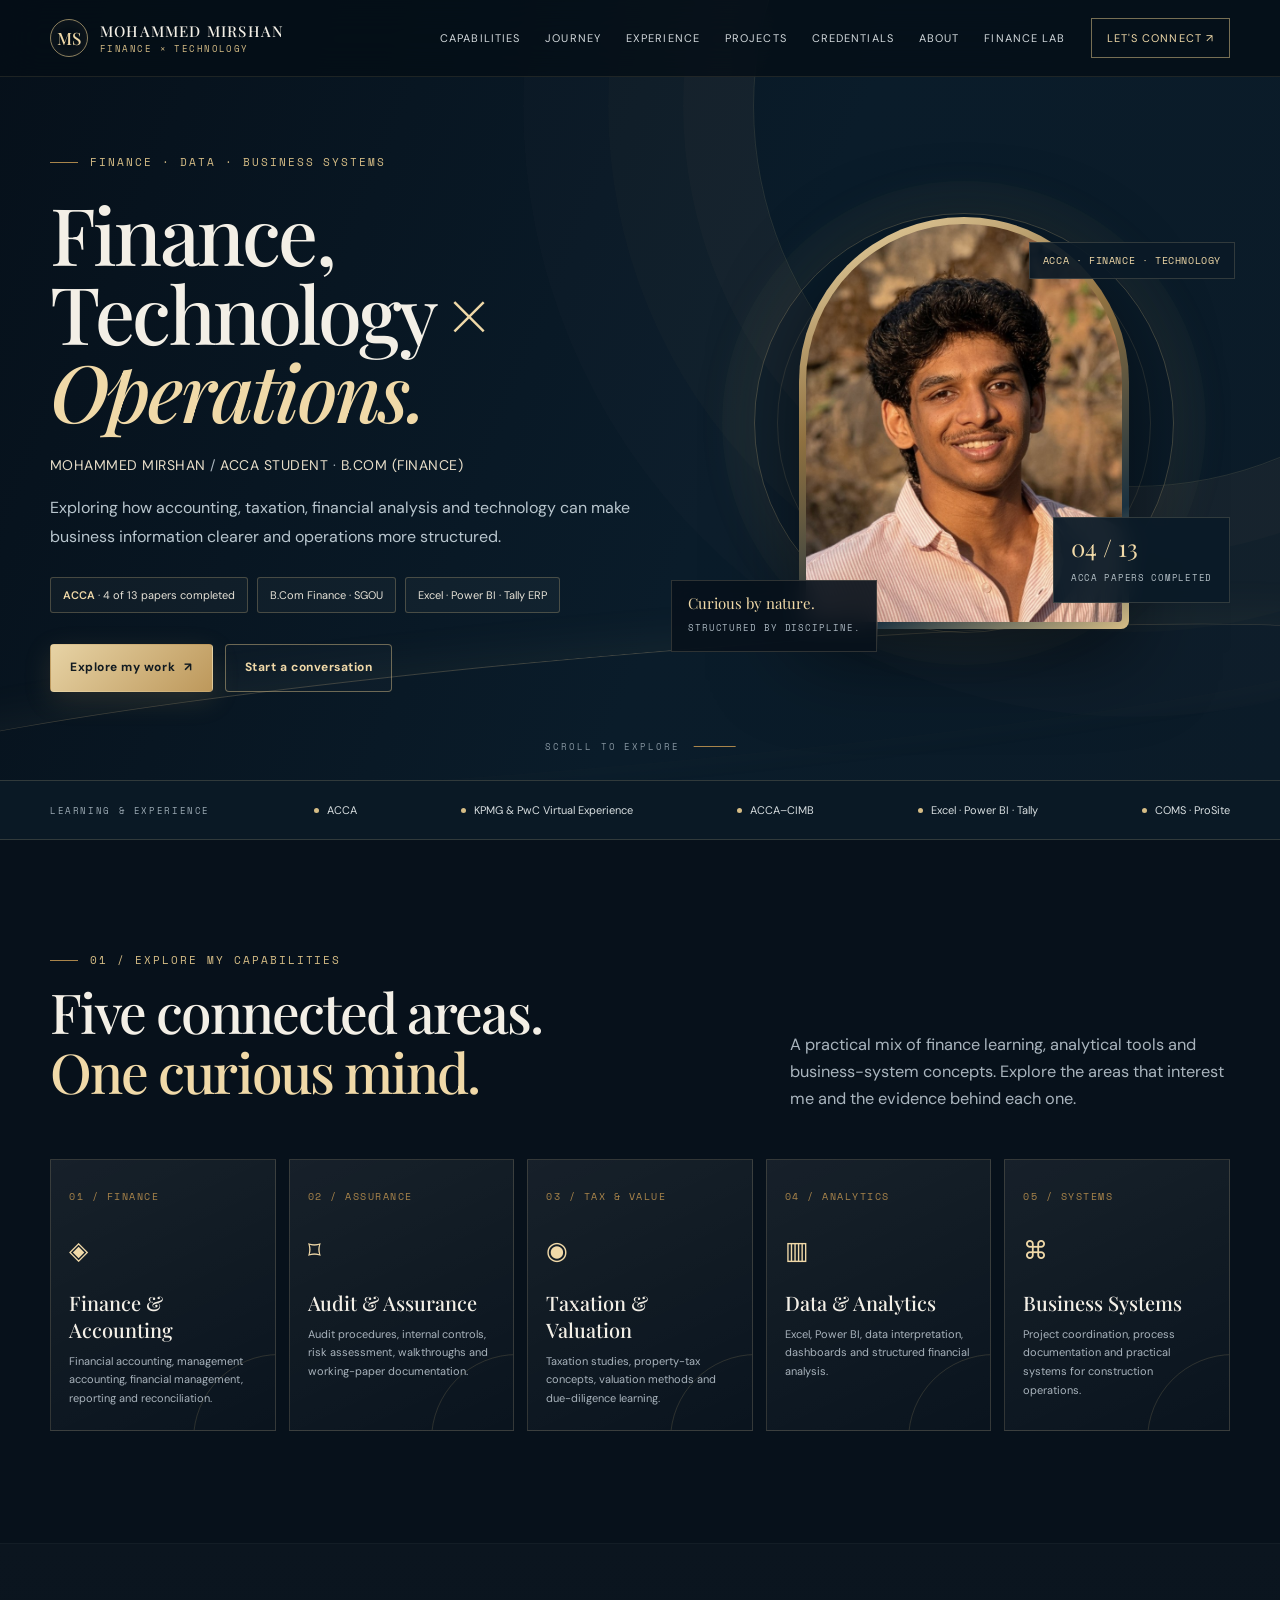
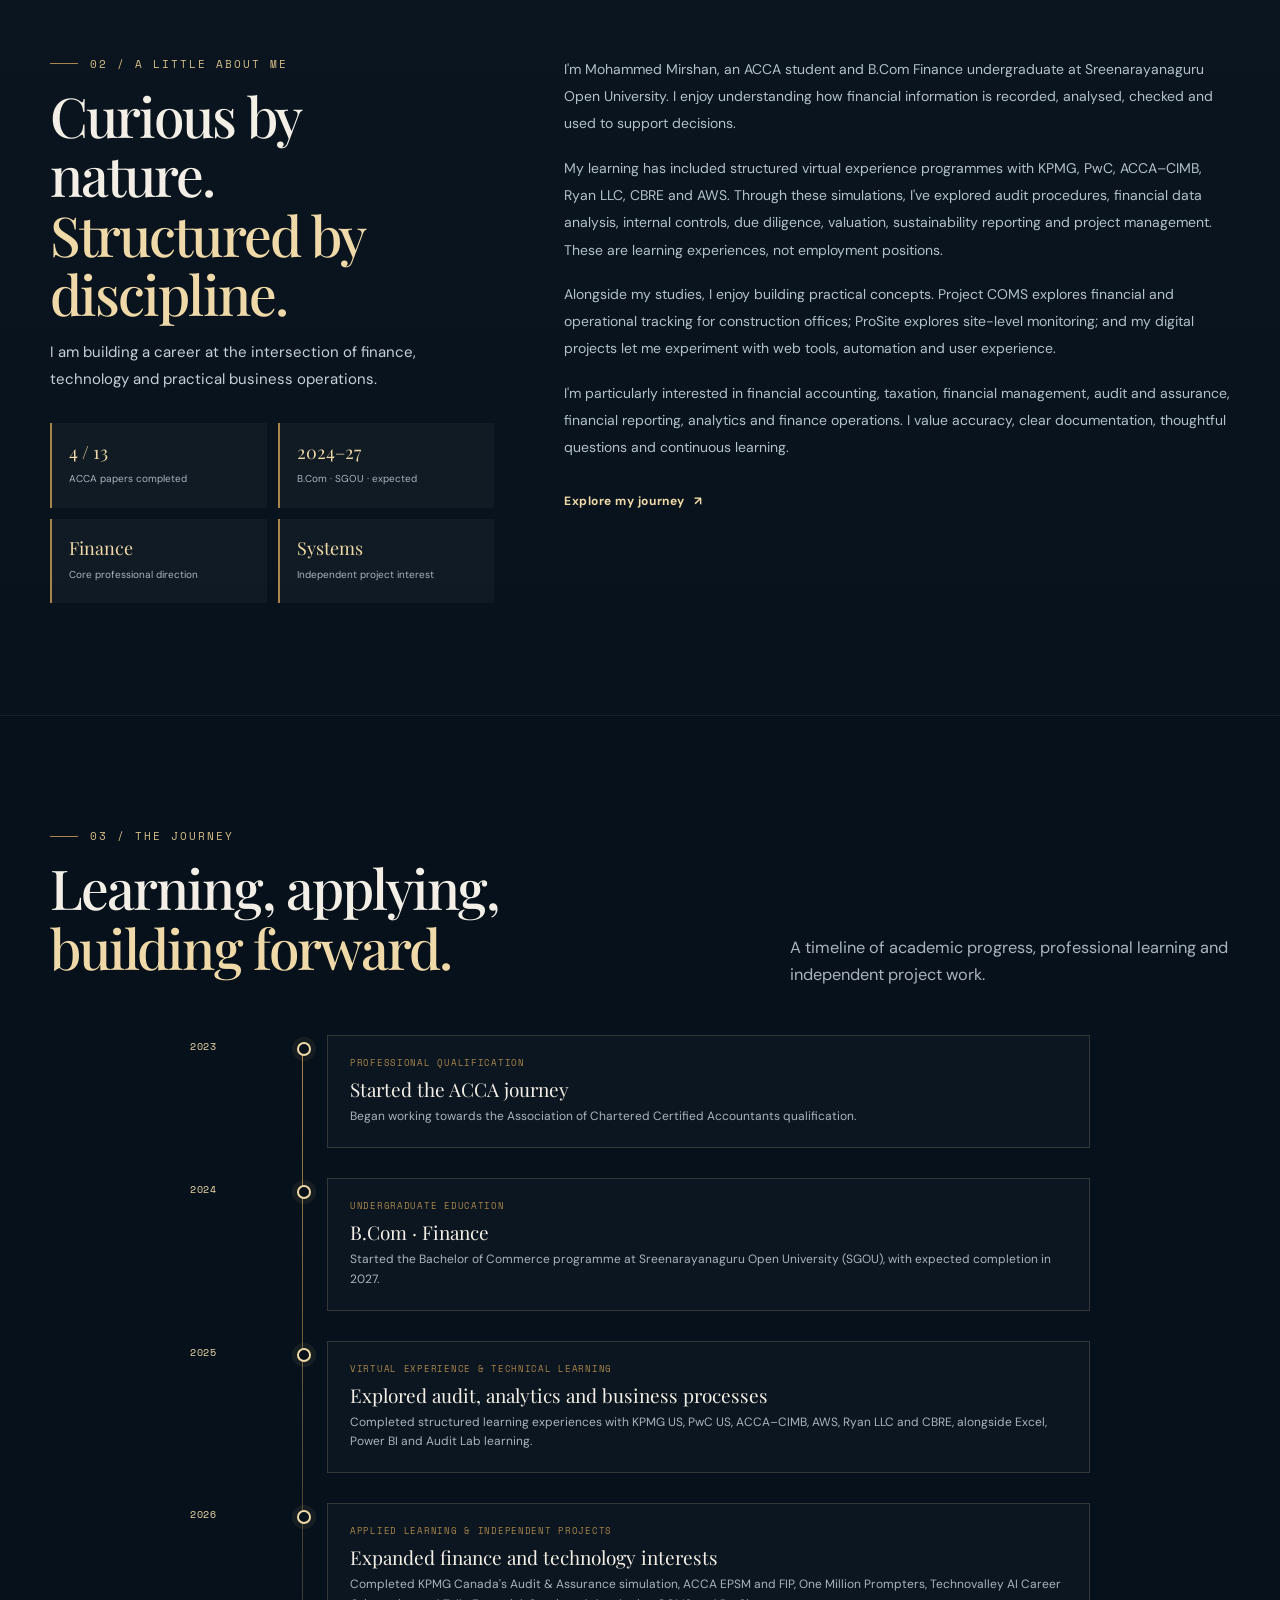
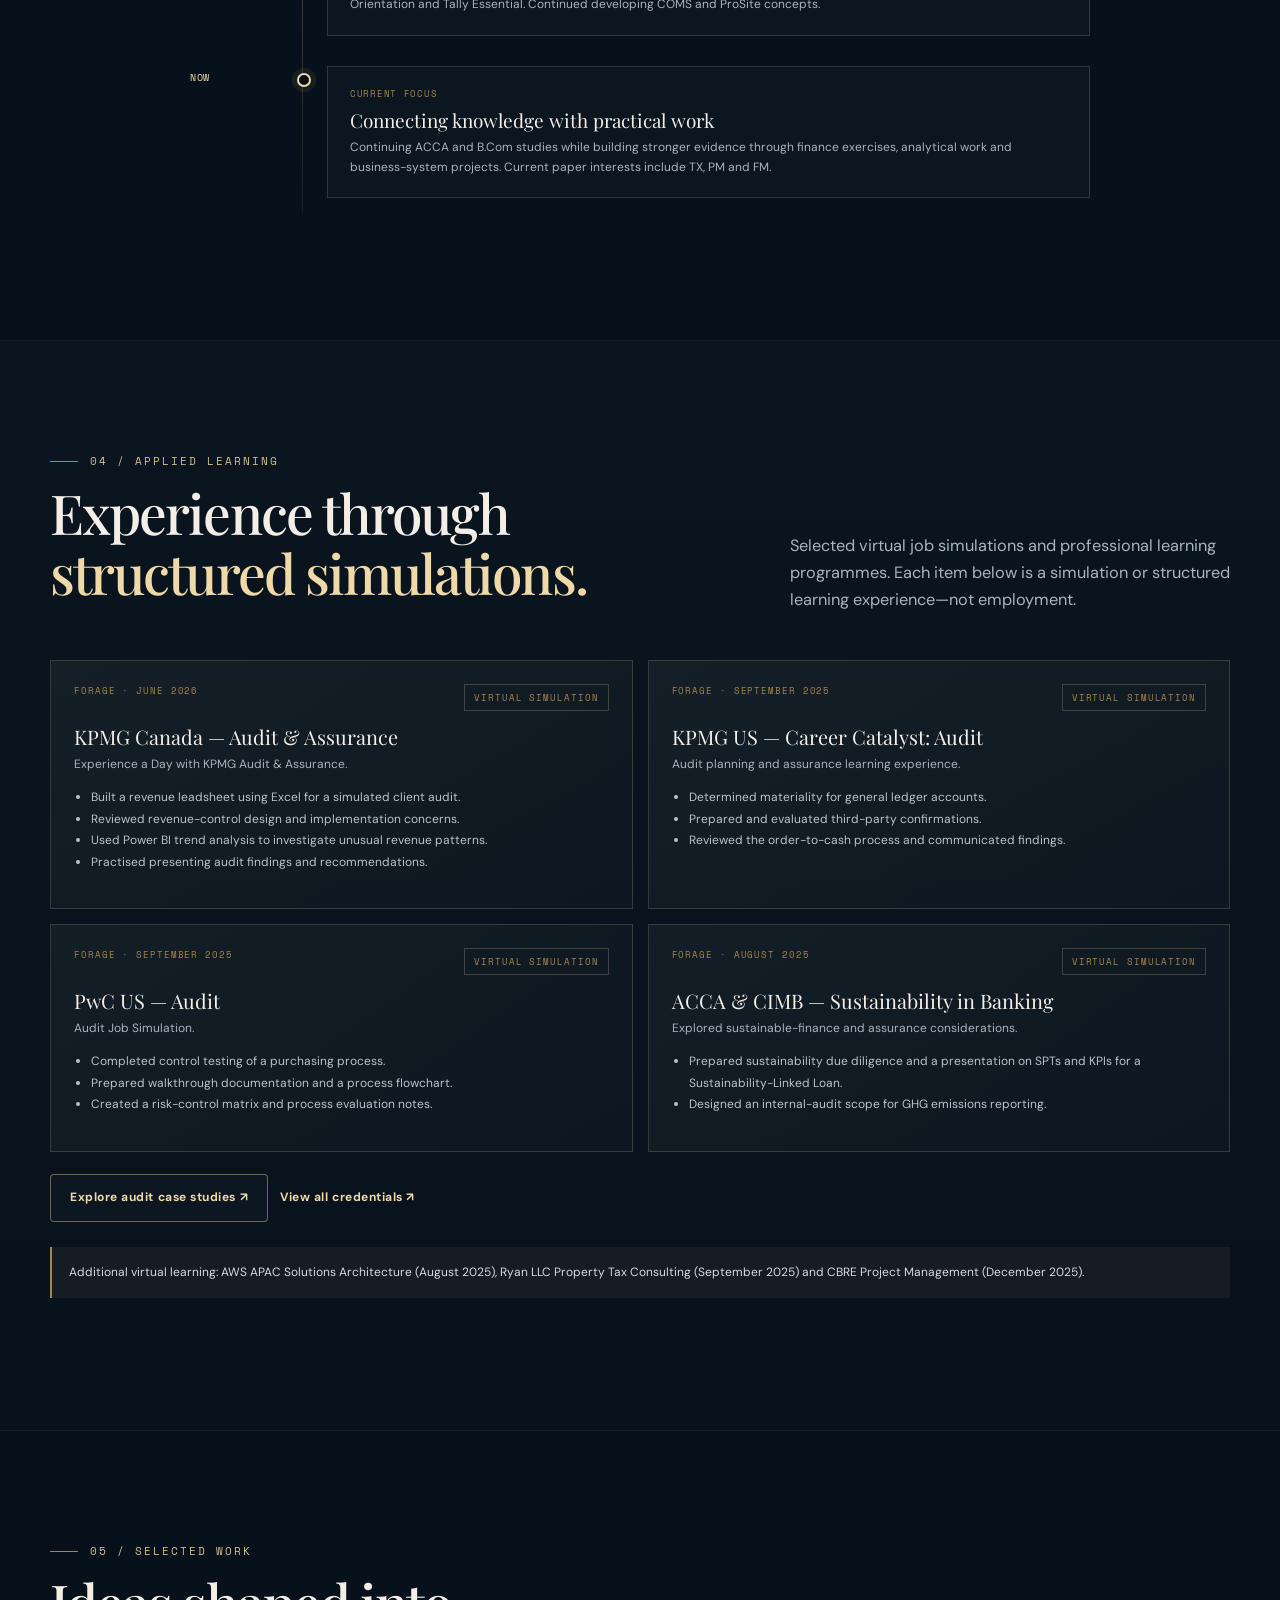
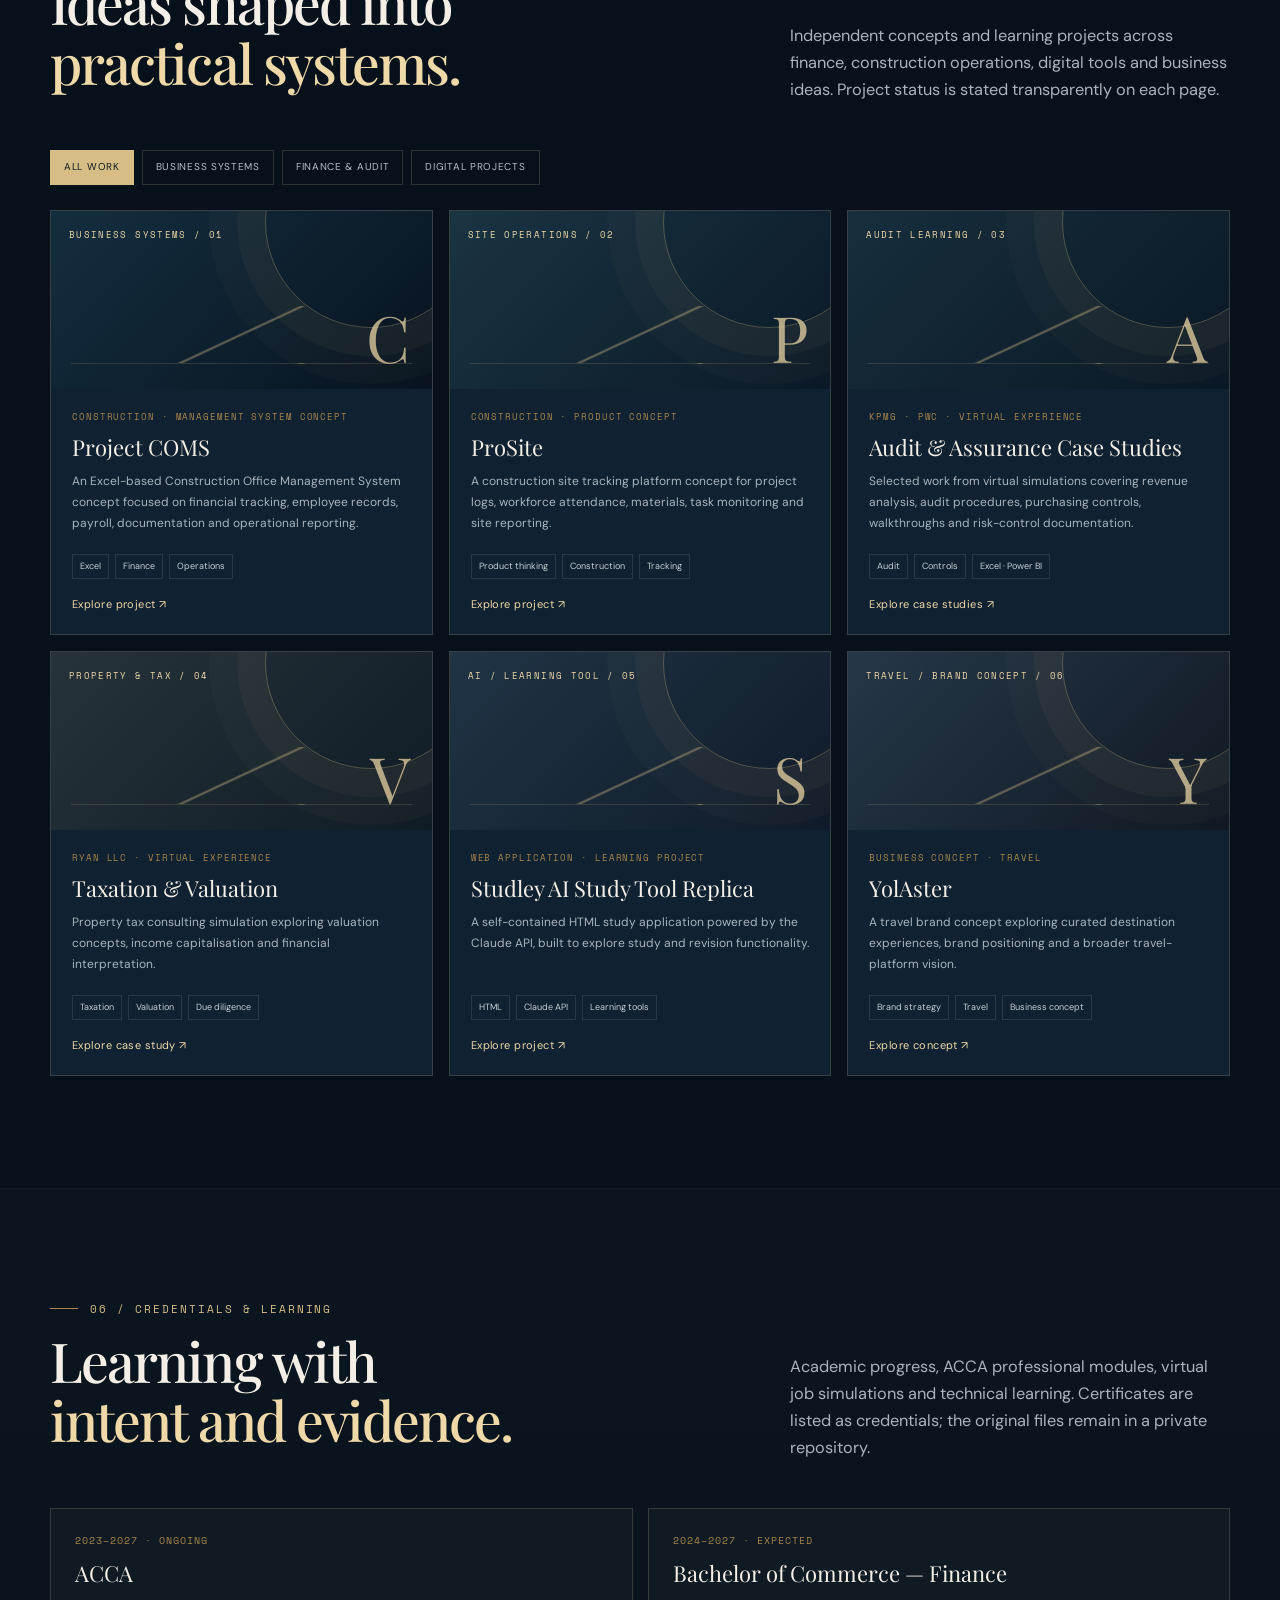
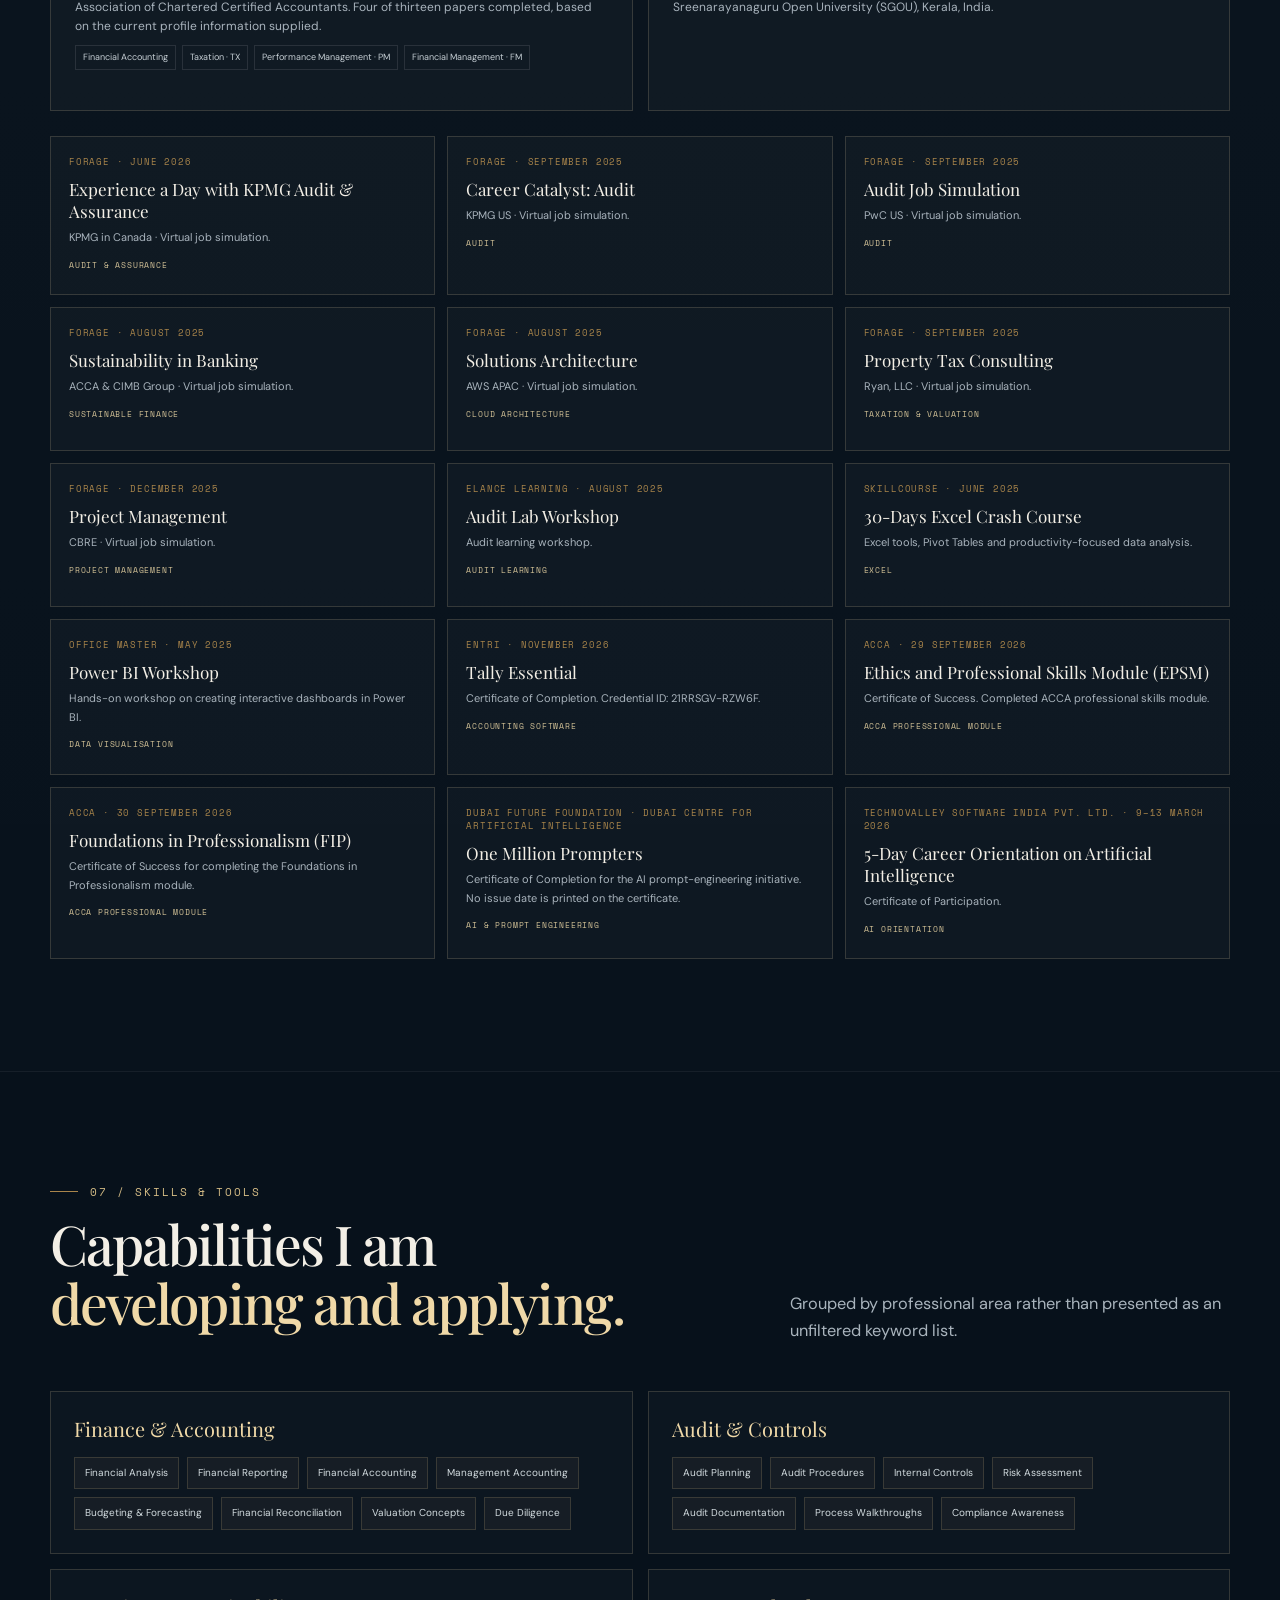
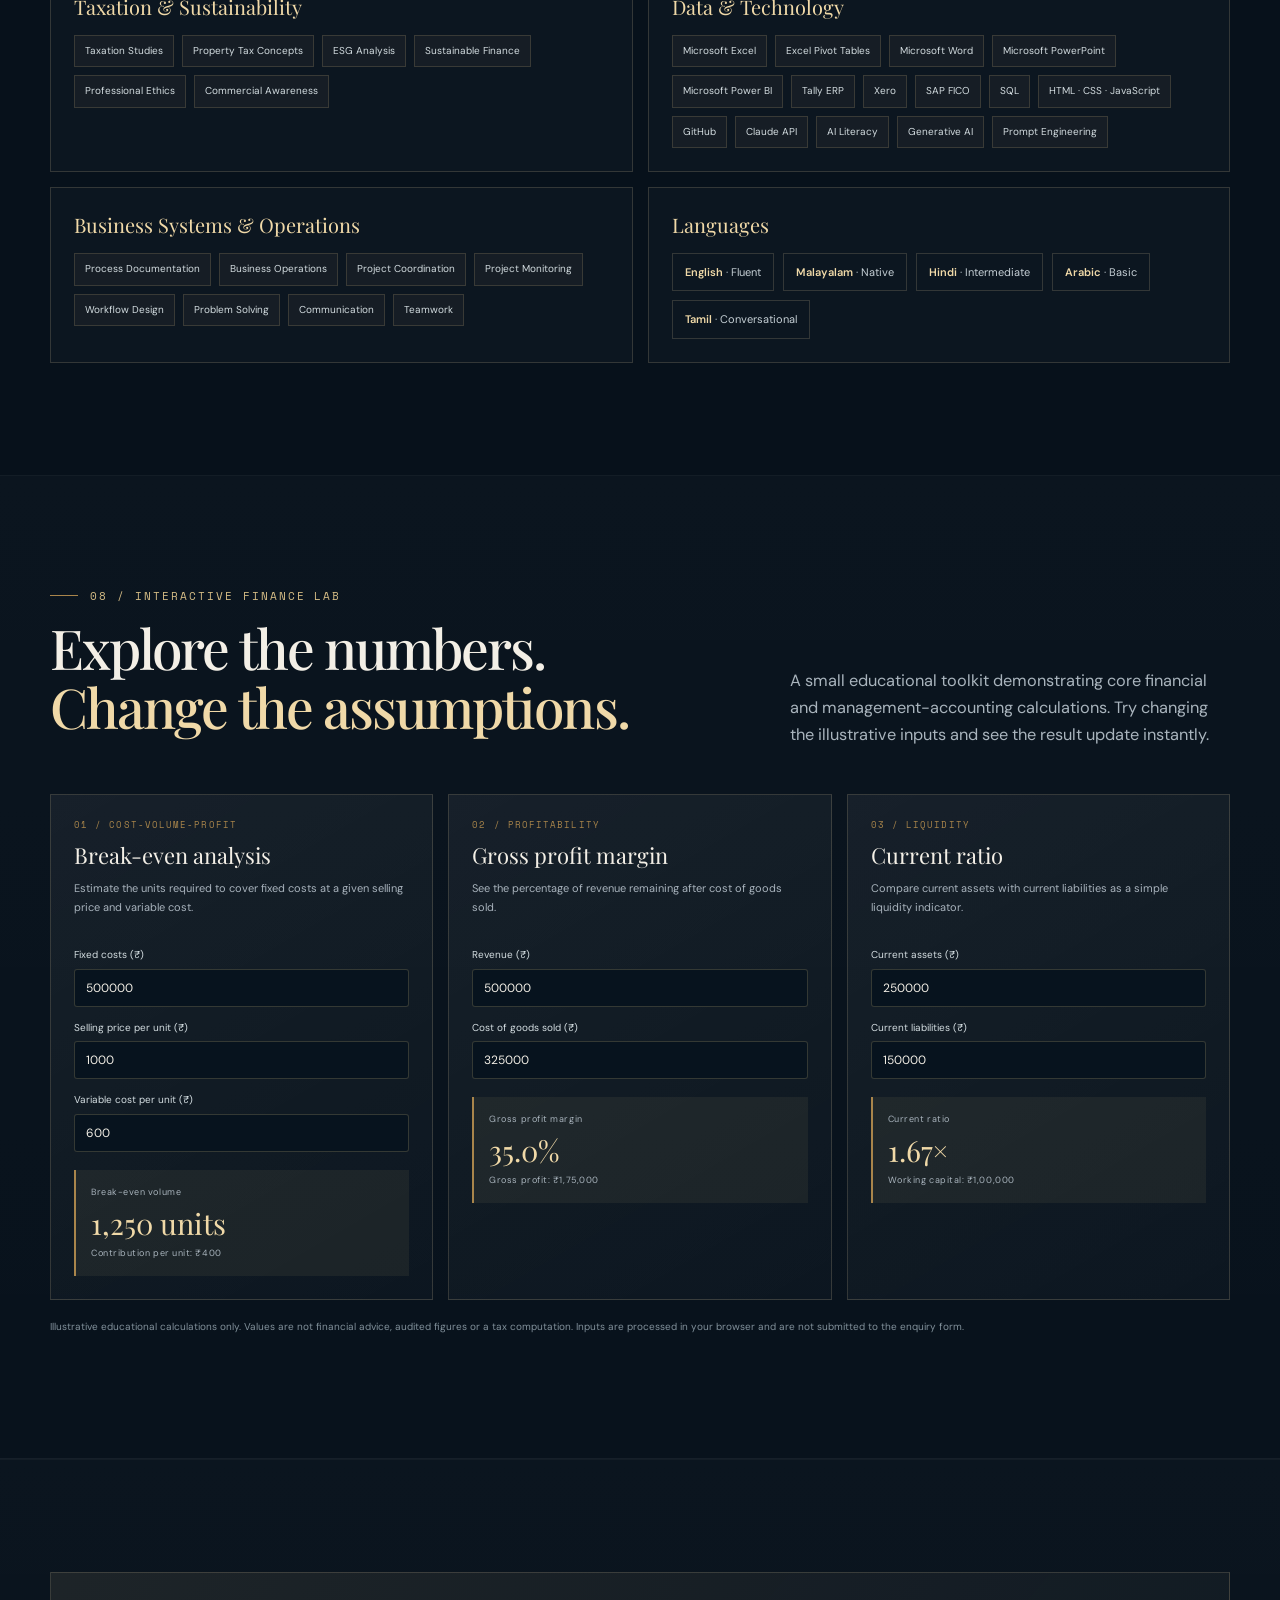
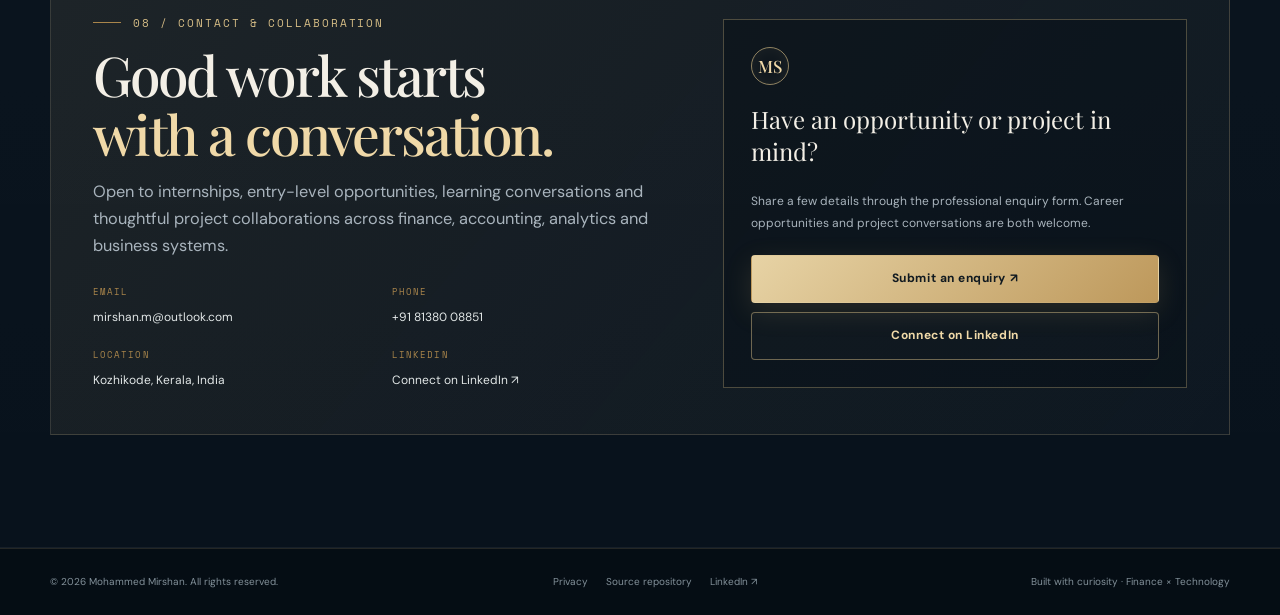
<file: index.html>
<!DOCTYPE html>
<html lang="en">
<head>
<meta charset="UTF-8">
<meta name="viewport" content="width=device-width, initial-scale=1">
<meta name="description" content="Mohammed Mirshan is an ACCA student and B.Com Finance undergraduate exploring accounting, taxation, audit, financial analysis and business systems through professional learning and independent projects.">
<meta name="theme-color" content="#07111b">
<meta property="og:type" content="website">
<meta property="og:title" content="Mohammed Mirshan | Finance × Technology × Operations">
<meta property="og:description" content="Explore Mohammed Mirshan's finance journey, professional learning, and business-systems projects.">
<meta property="og:image" content="https://msnexus.github.io/portfolio-website/assets/og-preview.svg">
<meta property="og:url" content="https://msnexus.github.io/portfolio-website/">
<link rel="canonical" href="https://msnexus.github.io/portfolio-website/">
<link rel="preconnect" href="https://fonts.googleapis.com">
<link rel="preconnect" href="https://fonts.gstatic.com" crossorigin>
<link rel="icon" href="assets/favicon.svg" type="image/svg+xml">
<link rel="stylesheet" href="assets/css/site.css">
<title>Mohammed Mirshan | Finance × Technology × Operations</title>
<script type="application/ld+json">
{
 "@context":"https://schema.org",
 "@type":"Person",
 "name":"Mohammed Mirshan",
 "url":"https://msnexus.github.io/portfolio-website/",
 "sameAs":["https://www.linkedin.com/in/mohammed-mirshan-66712b28b/"],
 "email":"mailto:mirshan.m@outlook.com",
 "description":"ACCA student and B.Com Finance undergraduate interested in accounting, taxation, audit, financial analysis and business systems.",
 "knowsAbout":["Financial Accounting","Management Accounting","Taxation","Audit and Assurance","Financial Reporting","Financial Analysis","Microsoft Excel","Microsoft Power BI","Tally ERP","Business Systems"]
}
</script>
</head>
<body>
<header class="site-header">
  <div class="wrap nav">
    <a class="brand" href="#home" aria-label="Mohammed Mirshan home"><span class="brand-mark">MS</span><span class="brand-name">MOHAMMED MIRSHAN<small>FINANCE × TECHNOLOGY</small></span></a>
    <button class="menu-toggle" type="button" aria-label="Toggle navigation" aria-expanded="false" aria-controls="primary-navigation">MENU</button>
    <nav class="nav-links" id="primary-navigation" aria-label="Primary navigation">
      <a href="#capabilities">Capabilities</a><a href="#journey">Journey</a><a href="#experience">Experience</a><a href="#work">Projects</a><a href="#credentials">Credentials</a><a href="#about">About</a><a href="#finance-lab">Finance Lab</a><a class="nav-cta" href="#contact">Let's connect ↗</a>
    </nav>
  </div>
</header>
<main>
<section class="hero" id="home">
 <div class="wrap hero-grid">
  <div class="reveal">
   <div class="eyebrow">Finance · Data · Business Systems</div>
   <h1><span class="line">Finance,</span><span class="line">Technology <span class="gold">×</span></span><span class="line gold">Operations.</span></h1>
   <p class="hero-subline">MOHAMMED MIRSHAN <span class="muted">/</span> ACCA STUDENT <span class="muted">·</span> B.COM (FINANCE)</p>
   <p class="hero-copy">Exploring how accounting, taxation, financial analysis and technology can make business information clearer and operations more structured.</p>
   <div class="hero-chips"><span class="chip"><b>ACCA</b> · 4 of 13 papers completed</span><span class="chip">B.Com Finance · SGOU</span><span class="chip">Excel · Power BI · Tally ERP</span></div>
   <div class="actions"><a class="btn btn-primary" href="#work">Explore my work <span aria-hidden="true">↗</span></a><a class="btn btn-outline" href="#contact">Start a conversation</a></div>
  </div>
  <div class="hero-visual reveal delay-2" aria-label="Professional portrait of Mohammed Mirshan">
   <div class="hero-orbit" aria-hidden="true"></div>
   <div class="orbit-tag">ACCA · FINANCE · TECHNOLOGY</div>
   <figure class="portrait-frame"><img src="[data-uri]" alt="Mohammed Mirshan in professional attire" fetchpriority="high"></figure>
   <div class="portrait-caption"><b>Curious by nature.</b><span>STRUCTURED BY DISCIPLINE.</span></div>
   <div class="floating-stat"><strong>04 / 13</strong><small>ACCA papers completed</small></div>
  </div>
 </div>
 <a class="hero-scroll" href="#capabilities">Scroll to explore</a>
</section>

<div class="trust-strip"><div class="wrap trust-inner"><span class="trust-label">Learning & experience</span><span class="trust-item"><i class="trust-dot"></i> ACCA</span><span class="trust-item"><i class="trust-dot"></i> KPMG & PwC Virtual Experience</span><span class="trust-item"><i class="trust-dot"></i> ACCA–CIMB</span><span class="trust-item"><i class="trust-dot"></i> Excel · Power BI · Tally</span><span class="trust-item"><i class="trust-dot"></i> COMS · ProSite</span></div></div>

<section class="section" id="capabilities">
 <div class="wrap">
  <div class="section-head reveal"><div><div class="eyebrow">01 / Explore my capabilities</div><h2>Five connected areas.<br><span class="gold">One curious mind.</span></h2></div><p class="section-intro">A practical mix of finance learning, analytical tools and business-system concepts. Explore the areas that interest me and the evidence behind each one.</p></div>
  <div class="cap-grid">
   <article class="cap-card reveal"><span class="cap-number">01 / FINANCE</span><span class="cap-icon" aria-hidden="true">◈</span><h3>Finance & Accounting</h3><p>Financial accounting, management accounting, financial management, reporting and reconciliation.</p><a href="#experience" aria-label="Explore finance and accounting experience"></a></article>
   <article class="cap-card reveal delay-1"><span class="cap-number">02 / ASSURANCE</span><span class="cap-icon" aria-hidden="true">⌑</span><h3>Audit & Assurance</h3><p>Audit procedures, internal controls, risk assessment, walkthroughs and working-paper documentation.</p><a href="#experience" aria-label="Explore audit and assurance experience"></a></article>
   <article class="cap-card reveal delay-2"><span class="cap-number">03 / TAX & VALUE</span><span class="cap-icon" aria-hidden="true">◉</span><h3>Taxation & Valuation</h3><p>Taxation studies, property-tax concepts, valuation methods and due-diligence learning.</p><a href="projects/taxation-valuation.html" aria-label="Explore taxation and valuation case study"></a></article>
   <article class="cap-card reveal delay-1"><span class="cap-number">04 / ANALYTICS</span><span class="cap-icon" aria-hidden="true">▥</span><h3>Data & Analytics</h3><p>Excel, Power BI, data interpretation, dashboards and structured financial analysis.</p><a href="#skills" aria-label="Explore data and analytics skills"></a></article>
   <article class="cap-card reveal delay-2"><span class="cap-number">05 / SYSTEMS</span><span class="cap-icon" aria-hidden="true">⌘</span><h3>Business Systems</h3><p>Project coordination, process documentation and practical systems for construction operations.</p><a href="#work" aria-label="Explore business systems projects"></a></article>
  </div>
 </div>
</section>

<section class="section alt" id="about">
 <div class="wrap split-story">
  <div class="story-aside reveal"><div class="eyebrow">02 / A little about me</div><h2>Curious by nature.<br><span class="gold">Structured by discipline.</span></h2><p class="lead">I am building a career at the intersection of finance, technology and practical business operations.</p><div class="story-points"><div class="story-point"><b>4 / 13</b><span>ACCA papers completed</span></div><div class="story-point"><b>2024–27</b><span>B.Com · SGOU · expected</span></div><div class="story-point"><b>Finance</b><span>Core professional direction</span></div><div class="story-point"><b>Systems</b><span>Independent project interest</span></div></div></div>
  <div class="story-copy reveal delay-1">
   <p>I'm Mohammed Mirshan, an ACCA student and B.Com Finance undergraduate at Sreenarayanaguru Open University. I enjoy understanding how financial information is recorded, analysed, checked and used to support decisions.</p>
   <p>My learning has included structured virtual experience programmes with KPMG, PwC, ACCA–CIMB, Ryan LLC, CBRE and AWS. Through these simulations, I've explored audit procedures, financial data analysis, internal controls, due diligence, valuation, sustainability reporting and project management. These are learning experiences, not employment positions.</p>
   <p>Alongside my studies, I enjoy building practical concepts. Project COMS explores financial and operational tracking for construction offices; ProSite explores site-level monitoring; and my digital projects let me experiment with web tools, automation and user experience.</p>
   <p>I'm particularly interested in financial accounting, taxation, financial management, audit and assurance, financial reporting, analytics and finance operations. I value accuracy, clear documentation, thoughtful questions and continuous learning.</p>
   <a class="btn btn-text" href="#journey">Explore my journey <span aria-hidden="true">↗</span></a>
  </div>
 </div>
</section>

<section class="section" id="journey">
 <div class="wrap">
  <div class="section-head reveal"><div><div class="eyebrow">03 / The journey</div><h2>Learning, applying,<br><span class="gold">building forward.</span></h2></div><p class="section-intro">A timeline of academic progress, professional learning and independent project work.</p></div>
  <div class="timeline">
   <article class="milestone reveal"><time>2023</time><div class="milestone-card"><div class="tagline">Professional qualification</div><h3>Started the ACCA journey</h3><p>Began working towards the Association of Chartered Certified Accountants qualification.</p></div></article>
   <article class="milestone reveal"><time>2024</time><div class="milestone-card"><div class="tagline">Undergraduate education</div><h3>B.Com · Finance</h3><p>Started the Bachelor of Commerce programme at Sreenarayanaguru Open University (SGOU), with expected completion in 2027.</p></div></article>
   <article class="milestone reveal"><time>2025</time><div class="milestone-card"><div class="tagline">Virtual experience & technical learning</div><h3>Explored audit, analytics and business processes</h3><p>Completed structured learning experiences with KPMG US, PwC US, ACCA–CIMB, AWS, Ryan LLC and CBRE, alongside Excel, Power BI and Audit Lab learning.</p></div></article>
   <article class="milestone reveal"><time>2026</time><div class="milestone-card"><div class="tagline">Applied learning & independent projects</div><h3>Expanded finance and technology interests</h3><p>Completed KPMG Canada's Audit & Assurance simulation, ACCA EPSM and FIP, One Million Prompters, Technovalley AI Career Orientation and Tally Essential. Continued developing COMS and ProSite concepts.</p></div></article>
   <article class="milestone reveal"><time>NOW</time><div class="milestone-card"><div class="tagline">Current focus</div><h3>Connecting knowledge with practical work</h3><p>Continuing ACCA and B.Com studies while building stronger evidence through finance exercises, analytical work and business-system projects. Current paper interests include TX, PM and FM.</p></div></article>
  </div>
 </div>
</section>

<section class="section alt" id="experience">
 <div class="wrap">
  <div class="section-head reveal"><div><div class="eyebrow">04 / Applied learning</div><h2>Experience through<br><span class="gold">structured simulations.</span></h2></div><p class="section-intro">Selected virtual job simulations and professional learning programmes. Each item below is a simulation or structured learning experience—not employment.</p></div>
  <div class="experience-grid">
   <article class="experience-card reveal"><div class="experience-top"><span>Forage · June 2026</span><span class="simulation-note">Virtual simulation</span></div><h3>KPMG Canada — Audit & Assurance</h3><p>Experience a Day with KPMG Audit & Assurance.</p><ul><li>Built a revenue leadsheet using Excel for a simulated client audit.</li><li>Reviewed revenue-control design and implementation concerns.</li><li>Used Power BI trend analysis to investigate unusual revenue patterns.</li><li>Practised presenting audit findings and recommendations.</li></ul></article>
   <article class="experience-card reveal delay-1"><div class="experience-top"><span>Forage · September 2025</span><span class="simulation-note">Virtual simulation</span></div><h3>KPMG US — Career Catalyst: Audit</h3><p>Audit planning and assurance learning experience.</p><ul><li>Determined materiality for general ledger accounts.</li><li>Prepared and evaluated third-party confirmations.</li><li>Reviewed the order-to-cash process and communicated findings.</li></ul></article>
   <article class="experience-card reveal"><div class="experience-top"><span>Forage · September 2025</span><span class="simulation-note">Virtual simulation</span></div><h3>PwC US — Audit</h3><p>Audit Job Simulation.</p><ul><li>Completed control testing of a purchasing process.</li><li>Prepared walkthrough documentation and a process flowchart.</li><li>Created a risk-control matrix and process evaluation notes.</li></ul></article>
   <article class="experience-card reveal delay-1"><div class="experience-top"><span>Forage · August 2025</span><span class="simulation-note">Virtual simulation</span></div><h3>ACCA & CIMB — Sustainability in Banking</h3><p>Explored sustainable-finance and assurance considerations.</p><ul><li>Prepared sustainability due diligence and a presentation on SPTs and KPIs for a Sustainability-Linked Loan.</li><li>Designed an internal-audit scope for GHG emissions reporting.</li></ul></article>
  </div>
  <div class="actions" style="margin-top:22px"><a class="btn btn-outline" href="projects/audit-simulations.html">Explore audit case studies ↗</a><a class="btn btn-text" href="#credentials">View all credentials ↗</a></div>
  <div class="note" style="margin-top:25px">Additional virtual learning: AWS APAC Solutions Architecture (August 2025), Ryan LLC Property Tax Consulting (September 2025) and CBRE Project Management (December 2025).</div>
 </div>
</section>

<section class="section" id="work">
 <div class="wrap">
  <div class="section-head reveal"><div><div class="eyebrow">05 / Selected work</div><h2>Ideas shaped into<br><span class="gold">practical systems.</span></h2></div><p class="section-intro">Independent concepts and learning projects across finance, construction operations, digital tools and business ideas. Project status is stated transparently on each page.</p></div>
  <div class="project-toolbar" role="group" aria-label="Filter projects">
   <button class="filter-btn" type="button" data-filter="all" aria-pressed="true">All work</button><button class="filter-btn" type="button" data-filter="systems" aria-pressed="false">Business systems</button><button class="filter-btn" type="button" data-filter="finance" aria-pressed="false">Finance & audit</button><button class="filter-btn" type="button" data-filter="digital" aria-pressed="false">Digital projects</button>
  </div>
  <div class="project-grid">
   <article class="project-card reveal" data-category="systems"><div class="project-visual"><span class="visual-label">Business systems / 01</span><div class="visual-lines"></div><span class="visual-mark">C</span></div><div class="project-body"><div class="project-meta">Construction · Management system concept</div><h3>Project COMS</h3><p>An Excel-based Construction Office Management System concept focused on financial tracking, employee records, payroll, documentation and operational reporting.</p><div class="project-tags"><span>Excel</span><span>Finance</span><span>Operations</span></div><a class="project-link" href="projects/coms.html">Explore project ↗</a></div></article>
   <article class="project-card reveal delay-1" data-category="systems"><div class="project-visual" style="background:linear-gradient(135deg,#1a3442,#0b1927)"><span class="visual-label">Site operations / 02</span><div class="visual-lines"></div><span class="visual-mark">P</span></div><div class="project-body"><div class="project-meta">Construction · Product concept</div><h3>ProSite</h3><p>A construction site tracking platform concept for project logs, workforce attendance, materials, task monitoring and site reporting.</p><div class="project-tags"><span>Product thinking</span><span>Construction</span><span>Tracking</span></div><a class="project-link" href="projects/prosite.html">Explore project ↗</a></div></article>
   <article class="project-card reveal delay-2" data-category="finance"><div class="project-visual" style="background:linear-gradient(135deg,#172e3c,#0b1825)"><span class="visual-label">Audit learning / 03</span><div class="visual-lines"></div><span class="visual-mark">A</span></div><div class="project-body"><div class="project-meta">KPMG · PwC · Virtual experience</div><h3>Audit & Assurance Case Studies</h3><p>Selected work from virtual simulations covering revenue analysis, audit procedures, purchasing controls, walkthroughs and risk-control documentation.</p><div class="project-tags"><span>Audit</span><span>Controls</span><span>Excel · Power BI</span></div><a class="project-link" href="projects/audit-simulations.html">Explore case studies ↗</a></div></article>
   <article class="project-card reveal" data-category="finance"><div class="project-visual" style="background:linear-gradient(135deg,#26333b,#101c25)"><span class="visual-label">Property & tax / 04</span><div class="visual-lines"></div><span class="visual-mark">V</span></div><div class="project-body"><div class="project-meta">Ryan LLC · Virtual experience</div><h3>Taxation & Valuation</h3><p>Property tax consulting simulation exploring valuation concepts, income capitalisation and financial interpretation.</p><div class="project-tags"><span>Taxation</span><span>Valuation</span><span>Due diligence</span></div><a class="project-link" href="projects/taxation-valuation.html">Explore case study ↗</a></div></article>
   <article class="project-card reveal delay-1" data-category="digital"><div class="project-visual" style="background:linear-gradient(135deg,#203445,#101b29)"><span class="visual-label">AI / Learning tool / 05</span><div class="visual-lines"></div><span class="visual-mark">S</span></div><div class="project-body"><div class="project-meta">Web application · Learning project</div><h3>Studley AI Study Tool Replica</h3><p>A self-contained HTML study application powered by the Claude API, built to explore study and revision functionality.</p><div class="project-tags"><span>HTML</span><span>Claude API</span><span>Learning tools</span></div><a class="project-link" href="projects/studley-ai.html">Explore project ↗</a></div></article>
   <article class="project-card reveal delay-2" data-category="digital"><div class="project-visual" style="background:linear-gradient(135deg,#263748,#101923)"><span class="visual-label">Travel / Brand concept / 06</span><div class="visual-lines"></div><span class="visual-mark">Y</span></div><div class="project-body"><div class="project-meta">Business concept · Travel</div><h3>YolAster</h3><p>A travel brand concept exploring curated destination experiences, brand positioning and a broader travel-platform vision.</p><div class="project-tags"><span>Brand strategy</span><span>Travel</span><span>Business concept</span></div><a class="project-link" href="projects/yolaster.html">Explore concept ↗</a></div></article>
  </div>
 </div>
</section>

<section class="section alt" id="credentials">
 <div class="wrap">
  <div class="section-head reveal"><div><div class="eyebrow">06 / Credentials & learning</div><h2>Learning with<br><span class="gold">intent and evidence.</span></h2></div><p class="section-intro">Academic progress, ACCA professional modules, virtual job simulations and technical learning. Certificates are listed as credentials; the original files remain in a private repository.</p></div>
  <div class="education-grid" style="margin-bottom:25px">
   <article class="education-card reveal"><div class="date">2023–2027 · ONGOING</div><h3>ACCA</h3><p>Association of Chartered Certified Accountants. Four of thirteen papers completed, based on the current profile information supplied.</p><div class="project-tags"><span>Financial Accounting</span><span>Taxation · TX</span><span>Performance Management · PM</span><span>Financial Management · FM</span></div></article>
   <article class="education-card reveal delay-1"><div class="date">2024–2027 · EXPECTED</div><h3>Bachelor of Commerce — Finance</h3><p>Sreenarayanaguru Open University (SGOU), Kerala, India.</p></article>
  </div>
  <div class="credentials-grid">
   <article class="credential reveal"><div class="issuer">Forage · June 2026</div><h3>Experience a Day with KPMG Audit & Assurance</h3><p>KPMG in Canada · Virtual job simulation.</p><span class="type">Audit & assurance</span></article>
   <article class="credential reveal delay-1"><div class="issuer">Forage · September 2025</div><h3>Career Catalyst: Audit</h3><p>KPMG US · Virtual job simulation.</p><span class="type">Audit</span></article>
   <article class="credential reveal delay-2"><div class="issuer">Forage · September 2025</div><h3>Audit Job Simulation</h3><p>PwC US · Virtual job simulation.</p><span class="type">Audit</span></article>
   <article class="credential reveal"><div class="issuer">Forage · August 2025</div><h3>Sustainability in Banking</h3><p>ACCA & CIMB Group · Virtual job simulation.</p><span class="type">Sustainable finance</span></article>
   <article class="credential reveal delay-1"><div class="issuer">Forage · August 2025</div><h3>Solutions Architecture</h3><p>AWS APAC · Virtual job simulation.</p><span class="type">Cloud architecture</span></article>
   <article class="credential reveal delay-2"><div class="issuer">Forage · September 2025</div><h3>Property Tax Consulting</h3><p>Ryan, LLC · Virtual job simulation.</p><span class="type">Taxation & valuation</span></article>
   <article class="credential reveal"><div class="issuer">Forage · December 2025</div><h3>Project Management</h3><p>CBRE · Virtual job simulation.</p><span class="type">Project management</span></article>
   <article class="credential reveal delay-1"><div class="issuer">Elance Learning · August 2025</div><h3>Audit Lab Workshop</h3><p>Audit learning workshop.</p><span class="type">Audit learning</span></article>
   <article class="credential reveal delay-2"><div class="issuer">SkillCourse · June 2025</div><h3>30-Days Excel Crash Course</h3><p>Excel tools, Pivot Tables and productivity-focused data analysis.</p><span class="type">Excel</span></article>
   <article class="credential reveal"><div class="issuer">Office Master · May 2025</div><h3>Power BI Workshop</h3><p>Hands-on workshop on creating interactive dashboards in Power BI.</p><span class="type">Data visualisation</span></article>
   <article class="credential reveal delay-1"><div class="issuer">Entri · November 2026</div><h3>Tally Essential</h3><p>Certificate of Completion. Credential ID: 21RRSGV-RZW6F.</p><span class="type">Accounting software</span></article>
   <article class="credential reveal delay-2"><div class="issuer">ACCA · 29 September 2026</div><h3>Ethics and Professional Skills Module (EPSM)</h3><p>Certificate of Success. Completed ACCA professional skills module.</p><span class="type">ACCA professional module</span></article>
   <article class="credential reveal"><div class="issuer">ACCA · 30 September 2026</div><h3>Foundations in Professionalism (FIP)</h3><p>Certificate of Success for completing the Foundations in Professionalism module.</p><span class="type">ACCA professional module</span></article>
   <article class="credential reveal delay-1"><div class="issuer">Dubai Future Foundation · Dubai Centre for Artificial Intelligence</div><h3>One Million Prompters</h3><p>Certificate of Completion for the AI prompt-engineering initiative. No issue date is printed on the certificate.</p><span class="type">AI & prompt engineering</span></article>
   <article class="credential reveal delay-2"><div class="issuer">Technovalley Software India Pvt. Ltd. · 9–13 March 2026</div><h3>5-Day Career Orientation on Artificial Intelligence</h3><p>Certificate of Participation.</p><span class="type">AI orientation</span></article>
  </div>
 </div>
</section>

<section class="section" id="skills">
 <div class="wrap">
  <div class="section-head reveal"><div><div class="eyebrow">07 / Skills & tools</div><h2>Capabilities I am<br><span class="gold">developing and applying.</span></h2></div><p class="section-intro">Grouped by professional area rather than presented as an unfiltered keyword list.</p></div>
  <div class="skills-layout">
   <article class="skill-panel reveal"><h3>Finance & Accounting</h3><div class="skill-tags"><span>Financial Analysis</span><span>Financial Reporting</span><span>Financial Accounting</span><span>Management Accounting</span><span>Budgeting & Forecasting</span><span>Financial Reconciliation</span><span>Valuation Concepts</span><span>Due Diligence</span></div></article>
   <article class="skill-panel reveal delay-1"><h3>Audit & Controls</h3><div class="skill-tags"><span>Audit Planning</span><span>Audit Procedures</span><span>Internal Controls</span><span>Risk Assessment</span><span>Audit Documentation</span><span>Process Walkthroughs</span><span>Compliance Awareness</span></div></article>
   <article class="skill-panel reveal"><h3>Taxation & Sustainability</h3><div class="skill-tags"><span>Taxation Studies</span><span>Property Tax Concepts</span><span>ESG Analysis</span><span>Sustainable Finance</span><span>Professional Ethics</span><span>Commercial Awareness</span></div></article>
   <article class="skill-panel reveal delay-1"><h3>Data & Technology</h3><div class="skill-tags"><span>Microsoft Excel</span><span>Excel Pivot Tables</span><span>Microsoft Word</span><span>Microsoft PowerPoint</span><span>Microsoft Power BI</span><span>Tally ERP</span><span>Xero</span><span>SAP FICO</span><span>SQL</span><span>HTML · CSS · JavaScript</span><span>GitHub</span><span>Claude API</span><span>AI Literacy</span><span>Generative AI</span><span>Prompt Engineering</span></div></article>
   <article class="skill-panel reveal"><h3>Business Systems & Operations</h3><div class="skill-tags"><span>Process Documentation</span><span>Business Operations</span><span>Project Coordination</span><span>Project Monitoring</span><span>Workflow Design</span><span>Problem Solving</span><span>Communication</span><span>Teamwork</span></div></article>
   <article class="skill-panel reveal delay-1"><h3>Languages</h3><div class="languages"><span class="language"><b>English</b> · Fluent</span><span class="language"><b>Malayalam</b> · Native</span><span class="language"><b>Hindi</b> · Intermediate</span><span class="language"><b>Arabic</b> · Basic</span><span class="language"><b>Tamil</b> · Conversational</span></div></article>
  </div>
 </div>
</section>

<section class="section alt" id="finance-lab">
 <div class="wrap">
  <div class="section-head reveal"><div><div class="eyebrow">08 / Interactive finance lab</div><h2>Explore the numbers.<br><span class="gold">Change the assumptions.</span></h2></div><p class="section-intro">A small educational toolkit demonstrating core financial and management-accounting calculations. Try changing the illustrative inputs and see the result update instantly.</p></div>
  <div class="lab-grid">
   <article class="lab-card reveal">
    <div class="lab-index">01 / COST-VOLUME-PROFIT</div><h3>Break-even analysis</h3><p class="lab-copy">Estimate the units required to cover fixed costs at a given selling price and variable cost.</p>
    <label for="be-fixed">Fixed costs (₹)</label><input id="be-fixed" type="number" min="0" step="1000" value="500000">
    <label for="be-price">Selling price per unit (₹)</label><input id="be-price" type="number" min="0" step="10" value="1000">
    <label for="be-variable">Variable cost per unit (₹)</label><input id="be-variable" type="number" min="0" step="10" value="600">
    <div class="lab-result"><small>Break-even volume</small><output id="be-output">1,250 units</output><span id="be-note">Fixed costs ÷ contribution per unit</span></div>
   </article>
   <article class="lab-card reveal delay-1">
    <div class="lab-index">02 / PROFITABILITY</div><h3>Gross profit margin</h3><p class="lab-copy">See the percentage of revenue remaining after cost of goods sold.</p>
    <label for="gm-revenue">Revenue (₹)</label><input id="gm-revenue" type="number" min="0" step="1000" value="500000">
    <label for="gm-cogs">Cost of goods sold (₹)</label><input id="gm-cogs" type="number" min="0" step="1000" value="325000">
    <div class="lab-result"><small>Gross profit margin</small><output id="gm-output">35.0%</output><span id="gm-note">Gross profit ÷ revenue × 100</span></div>
   </article>
   <article class="lab-card reveal delay-2">
    <div class="lab-index">03 / LIQUIDITY</div><h3>Current ratio</h3><p class="lab-copy">Compare current assets with current liabilities as a simple liquidity indicator.</p>
    <label for="cr-assets">Current assets (₹)</label><input id="cr-assets" type="number" min="0" step="1000" value="250000">
    <label for="cr-liabilities">Current liabilities (₹)</label><input id="cr-liabilities" type="number" min="0" step="1000" value="150000">
    <div class="lab-result"><small>Current ratio</small><output id="cr-output">1.67×</output><span id="cr-note">Current assets ÷ current liabilities</span></div>
   </article>
  </div>
  <p class="lab-disclaimer">Illustrative educational calculations only. Values are not financial advice, audited figures or a tax computation. Inputs are processed in your browser and are not submitted to the enquiry form.</p>
 </div>
</section>

<section class="section alt" id="contact">
 <div class="wrap">
  <div class="contact-panel reveal">
   <div><div class="eyebrow">08 / Contact & collaboration</div><h2>Good work starts<br><span class="gold">with a conversation.</span></h2><p class="section-intro">Open to internships, entry-level opportunities, learning conversations and thoughtful project collaborations across finance, accounting, analytics and business systems.</p>
    <div class="contact-details">
     <div class="contact-detail"><small>Email</small><a href="mailto:mirshan.m@outlook.com">mirshan.m@outlook.com</a></div>
     <div class="contact-detail"><small>Phone</small><a href="tel:+918138008851">+91 81380 08851</a></div>
     <div class="contact-detail"><small>Location</small><span>Kozhikode, Kerala, India</span></div>
     <div class="contact-detail"><small>LinkedIn</small><a href="https://www.linkedin.com/in/mohammed-mirshan-66712b28b/" target="_blank" rel="noopener noreferrer">Connect on LinkedIn ↗</a></div>
    </div>
   </div>
   <aside class="contact-cta"><span class="brand-mark">MS</span><h3>Have an opportunity or project in mind?</h3><p>Share a few details through the professional enquiry form. Career opportunities and project conversations are both welcome.</p><a class="btn btn-primary" href="https://docs.google.com/forms/d/e/1FAIpQLSfS3Sc7nzgz2rdyeO0SAafG2r64-M5QduTtHFnaivJwnDWC_g/viewform?usp=dialog" target="_blank" rel="noopener noreferrer">Submit an enquiry ↗</a><a class="btn btn-outline" href="https://www.linkedin.com/in/mohammed-mirshan-66712b28b/" target="_blank" rel="noopener noreferrer">Connect on LinkedIn</a></aside>
  </div>
 </div>
</section>
</main>
<footer><div class="wrap footer-inner"><span>© <span data-year>2026</span> Mohammed Mirshan. All rights reserved.</span><div class="footer-links"><a href="privacy.html">Privacy</a><a href="https://github.com/MSNEXUS/portfolio-website" target="_blank" rel="noopener noreferrer">Source repository</a><a href="https://www.linkedin.com/in/mohammed-mirshan-66712b28b/" target="_blank" rel="noopener noreferrer">LinkedIn ↗</a></div><span>Built with curiosity · Finance × Technology</span></div></footer>
<script src="assets/js/site.js" defer></script>
</body>
</html>
</file>
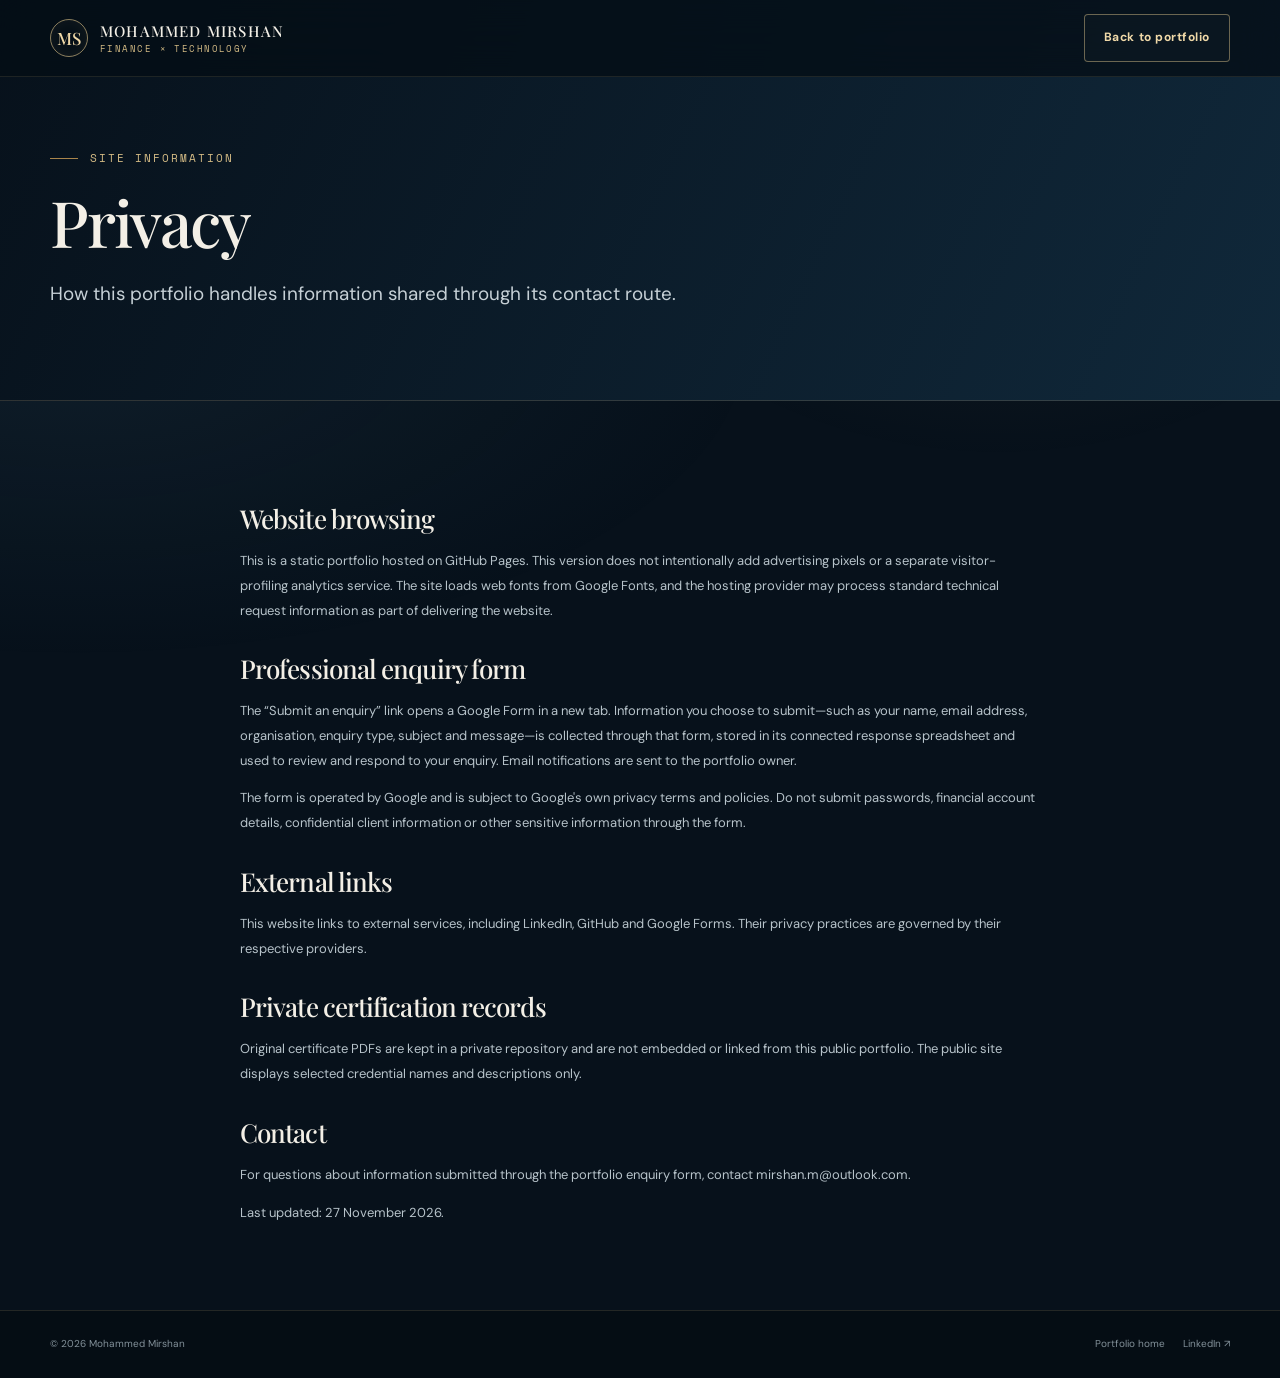
<file: privacy.html>
<!DOCTYPE html><html lang="en"><head><meta charset="UTF-8"><meta name="viewport" content="width=device-width, initial-scale=1"><meta name="theme-color" content="#07111b"><meta name="description" content="Privacy information for the Mohammed Mirshan portfolio website."><link rel="icon" href="assets/favicon.svg" type="image/svg+xml"><link rel="stylesheet" href="assets/css/site.css"><title>Privacy | Mohammed Mirshan</title></head><body>
<header class="site-header"><div class="wrap nav"><a class="brand" href="index.html"><span class="brand-mark">MS</span><span class="brand-name">MOHAMMED MIRSHAN<small>FINANCE × TECHNOLOGY</small></span></a><a class="btn btn-outline" href="index.html">Back to portfolio</a></div></header>
<main><section class="page-hero"><div class="wrap"><div class="eyebrow">Site information</div><h1>Privacy</h1><p class="lead">How this portfolio handles information shared through its contact route.</p></div></section>
<section class="page-content"><div class="wrap privacy-copy">
<h2>Website browsing</h2><p>This is a static portfolio hosted on GitHub Pages. This version does not intentionally add advertising pixels or a separate visitor-profiling analytics service. The site loads web fonts from Google Fonts, and the hosting provider may process standard technical request information as part of delivering the website.</p>
<h2>Professional enquiry form</h2><p>The “Submit an enquiry” link opens a Google Form in a new tab. Information you choose to submit—such as your name, email address, organisation, enquiry type, subject and message—is collected through that form, stored in its connected response spreadsheet and used to review and respond to your enquiry. Email notifications are sent to the portfolio owner.</p><p>The form is operated by Google and is subject to Google's own privacy terms and policies. Do not submit passwords, financial account details, confidential client information or other sensitive information through the form.</p>
<h2>External links</h2><p>This website links to external services, including LinkedIn, GitHub and Google Forms. Their privacy practices are governed by their respective providers.</p>
<h2>Private certification records</h2><p>Original certificate PDFs are kept in a private repository and are not embedded or linked from this public portfolio. The public site displays selected credential names and descriptions only.</p>
<h2>Contact</h2><p>For questions about information submitted through the portfolio enquiry form, contact <a href="mailto:mirshan.m@outlook.com">mirshan.m@outlook.com</a>.</p>
<p class="muted">Last updated: 27 November 2026.</p>
</div></section></main>
<footer><div class="wrap footer-inner"><span>© <span data-year>2026</span> Mohammed Mirshan</span><div class="footer-links"><a href="index.html">Portfolio home</a><a href="https://www.linkedin.com/in/mohammed-mirshan-66712b28b/" target="_blank" rel="noopener noreferrer">LinkedIn ↗</a></div></div></footer><script src="assets/js/site.js" defer></script></body></html>
</file>
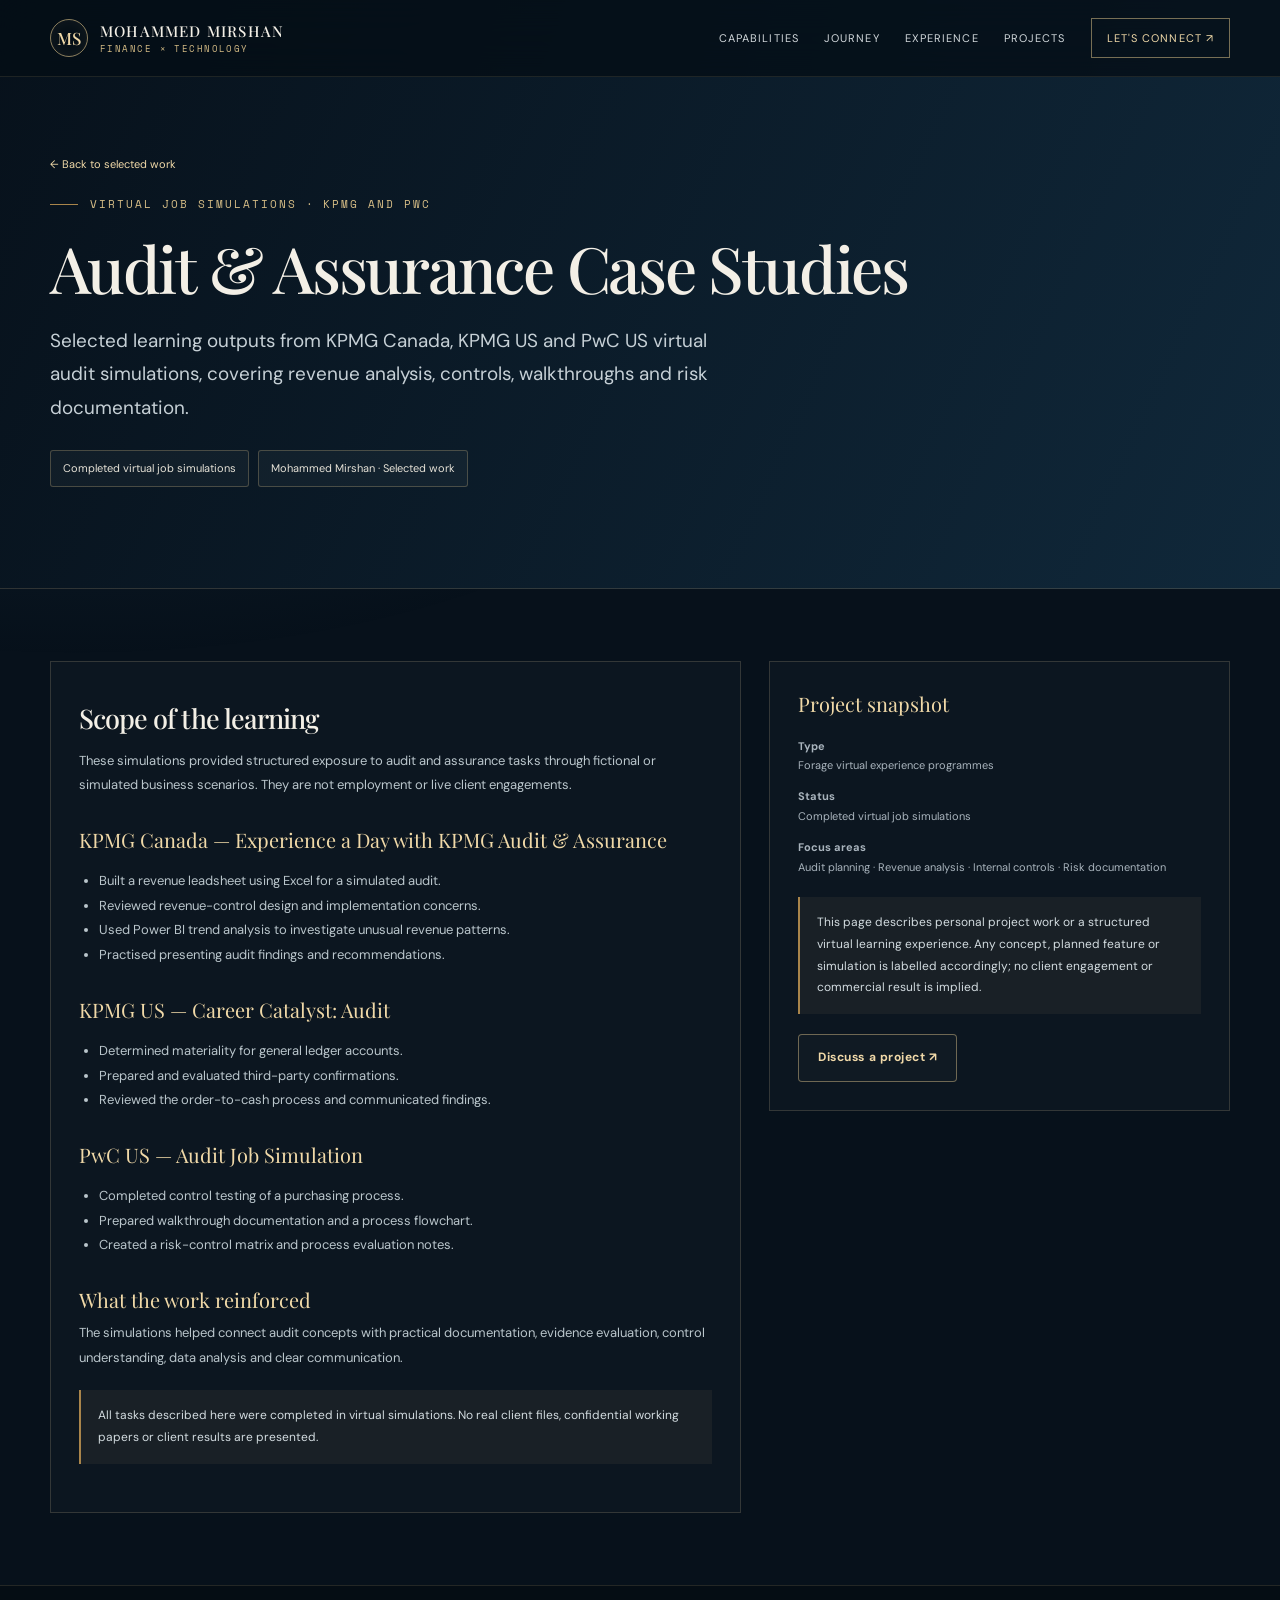
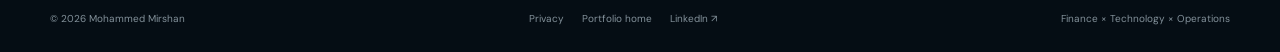
<file: projects/audit-simulations.html>
<!DOCTYPE html>
<html lang="en"><head>
<meta charset="UTF-8"><meta name="viewport" content="width=device-width, initial-scale=1">
<meta name="theme-color" content="#07111b">
<meta name="description" content="Selected learning outputs from KPMG Canada, KPMG US and PwC US virtual audit simulations, covering revenue analysis, controls, walkthroughs and risk documentation.">
<meta property="og:type" content="website"><meta property="og:title" content="Audit & Assurance Case Studies | Mohammed Mirshan"><meta property="og:description" content="Selected learning outputs from KPMG Canada, KPMG US and PwC US virtual audit simulations, covering revenue analysis, controls, walkthroughs and risk documentation."><meta property="og:image" content="https://msnexus.github.io/portfolio-website/assets/og-preview.svg">
<link rel="canonical" href="https://msnexus.github.io/portfolio-website/projects/audit-simulations.html">
<link rel="icon" href="../assets/favicon.svg" type="image/svg+xml"><link rel="stylesheet" href="../assets/css/site.css"><title>Audit & Assurance Case Studies | Mohammed Mirshan</title>
</head><body>
<header class="site-header"><div class="wrap nav"><a class="brand" href="../index.html"><span class="brand-mark">MS</span><span class="brand-name">MOHAMMED MIRSHAN<small>FINANCE × TECHNOLOGY</small></span></a><button class="menu-toggle" type="button" aria-label="Toggle navigation" aria-expanded="false" aria-controls="primary-navigation">MENU</button><nav class="nav-links" id="primary-navigation" aria-label="Primary navigation"><a href="../index.html#capabilities">Capabilities</a><a href="../index.html#journey">Journey</a><a href="../index.html#experience">Experience</a><a href="../index.html#work">Projects</a><a class="nav-cta" href="../index.html#contact">Let's connect ↗</a></nav></div></header>
<main>
<section class="page-hero"><div class="wrap"><a class="back-link" href="../index.html#work">← Back to selected work</a><div class="eyebrow">Virtual job simulations · KPMG and PwC</div><h1>Audit & Assurance Case Studies</h1><p class="lead">Selected learning outputs from KPMG Canada, KPMG US and PwC US virtual audit simulations, covering revenue analysis, controls, walkthroughs and risk documentation.</p><div class="hero-chips"><span class="chip">Completed virtual job simulations</span><span class="chip">Mohammed Mirshan · Selected work</span></div></div></section>
<section class="page-content"><div class="wrap page-grid"><article class="content-card"><h2>Scope of the learning</h2><p>These simulations provided structured exposure to audit and assurance tasks through fictional or simulated business scenarios. They are not employment or live client engagements.</p><h3>KPMG Canada — Experience a Day with KPMG Audit & Assurance</h3><ul><li>Built a revenue leadsheet using Excel for a simulated audit.</li><li>Reviewed revenue-control design and implementation concerns.</li><li>Used Power BI trend analysis to investigate unusual revenue patterns.</li><li>Practised presenting audit findings and recommendations.</li></ul><h3>KPMG US — Career Catalyst: Audit</h3><ul><li>Determined materiality for general ledger accounts.</li><li>Prepared and evaluated third-party confirmations.</li><li>Reviewed the order-to-cash process and communicated findings.</li></ul><h3>PwC US — Audit Job Simulation</h3><ul><li>Completed control testing of a purchasing process.</li><li>Prepared walkthrough documentation and a process flowchart.</li><li>Created a risk-control matrix and process evaluation notes.</li></ul><h3>What the work reinforced</h3><p>The simulations helped connect audit concepts with practical documentation, evidence evaluation, control understanding, data analysis and clear communication.</p><div class="note">All tasks described here were completed in virtual simulations. No real client files, confidential working papers or client results are presented.</div></article><aside class="side-card"><h3>Project snapshot</h3><p><strong>Type</strong><br>Forage virtual experience programmes</p><p><strong>Status</strong><br>Completed virtual job simulations</p><p><strong>Focus areas</strong><br>Audit planning · Revenue analysis · Internal controls · Risk documentation</p><div class="note">This page describes personal project work or a structured virtual learning experience. Any concept, planned feature or simulation is labelled accordingly; no client engagement or commercial result is implied.</div><a class="btn btn-outline" href="../index.html#contact">Discuss a project ↗</a></aside></div></section>
</main><footer><div class="wrap footer-inner"><span>© <span data-year>2026</span> Mohammed Mirshan</span><div class="footer-links"><a href="../privacy.html">Privacy</a><a href="../index.html">Portfolio home</a><a href="https://www.linkedin.com/in/mohammed-mirshan-66712b28b/" target="_blank" rel="noopener noreferrer">LinkedIn ↗</a></div><span>Finance × Technology × Operations</span></div></footer><script src="../assets/js/site.js" defer></script></body></html>
</file>
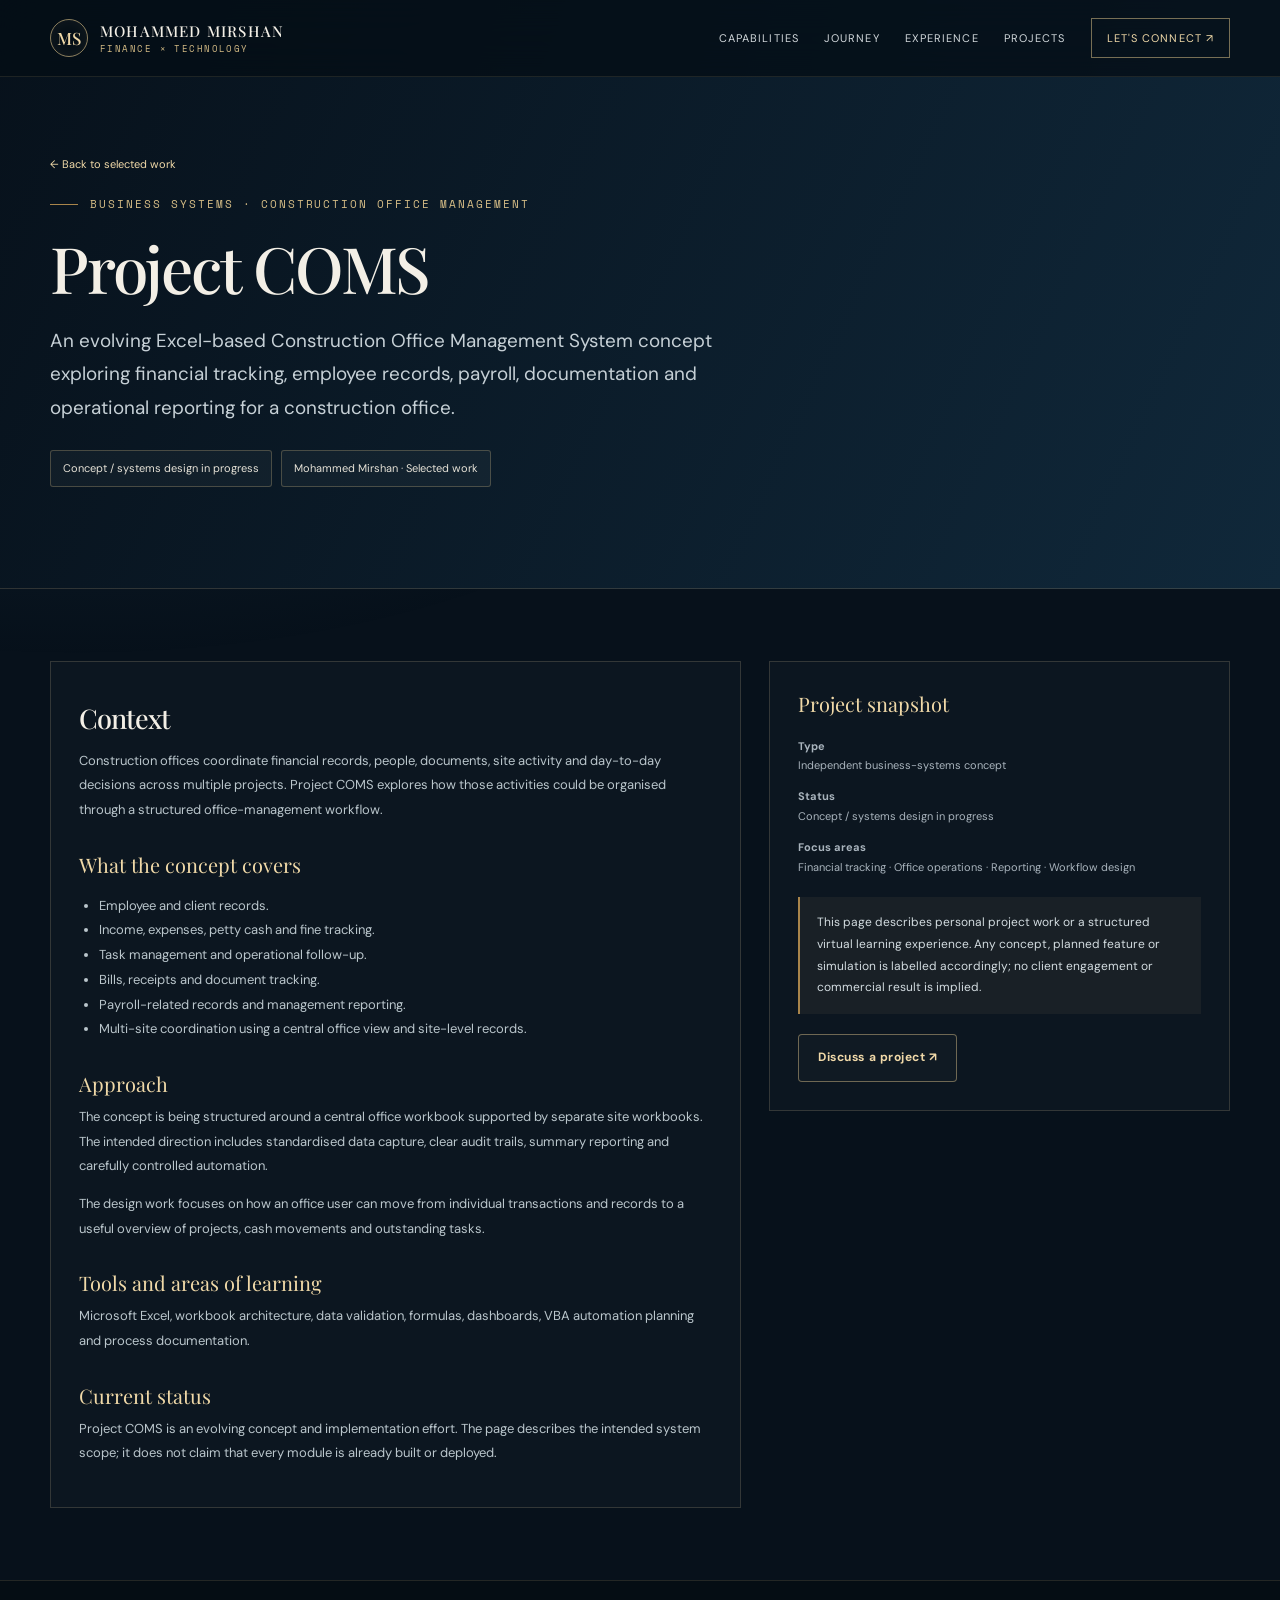
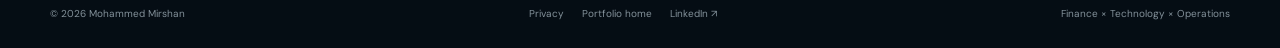
<file: projects/coms.html>
<!DOCTYPE html>
<html lang="en"><head>
<meta charset="UTF-8"><meta name="viewport" content="width=device-width, initial-scale=1">
<meta name="theme-color" content="#07111b">
<meta name="description" content="An evolving Excel-based Construction Office Management System concept exploring financial tracking, employee records, payroll, documentation and operational reporting for a construction office.">
<meta property="og:type" content="website"><meta property="og:title" content="Project COMS | Mohammed Mirshan"><meta property="og:description" content="An evolving Excel-based Construction Office Management System concept exploring financial tracking, employee records, payroll, documentation and operational reporting for a construction office."><meta property="og:image" content="https://msnexus.github.io/portfolio-website/assets/og-preview.svg">
<link rel="canonical" href="https://msnexus.github.io/portfolio-website/projects/coms.html">
<link rel="icon" href="../assets/favicon.svg" type="image/svg+xml"><link rel="stylesheet" href="../assets/css/site.css"><title>Project COMS | Mohammed Mirshan</title>
</head><body>
<header class="site-header"><div class="wrap nav"><a class="brand" href="../index.html"><span class="brand-mark">MS</span><span class="brand-name">MOHAMMED MIRSHAN<small>FINANCE × TECHNOLOGY</small></span></a><button class="menu-toggle" type="button" aria-label="Toggle navigation" aria-expanded="false" aria-controls="primary-navigation">MENU</button><nav class="nav-links" id="primary-navigation" aria-label="Primary navigation"><a href="../index.html#capabilities">Capabilities</a><a href="../index.html#journey">Journey</a><a href="../index.html#experience">Experience</a><a href="../index.html#work">Projects</a><a class="nav-cta" href="../index.html#contact">Let's connect ↗</a></nav></div></header>
<main>
<section class="page-hero"><div class="wrap"><a class="back-link" href="../index.html#work">← Back to selected work</a><div class="eyebrow">Business systems · Construction office management</div><h1>Project COMS</h1><p class="lead">An evolving Excel-based Construction Office Management System concept exploring financial tracking, employee records, payroll, documentation and operational reporting for a construction office.</p><div class="hero-chips"><span class="chip">Concept / systems design in progress</span><span class="chip">Mohammed Mirshan · Selected work</span></div></div></section>
<section class="page-content"><div class="wrap page-grid"><article class="content-card"><h2>Context</h2><p>Construction offices coordinate financial records, people, documents, site activity and day-to-day decisions across multiple projects. Project COMS explores how those activities could be organised through a structured office-management workflow.</p><h3>What the concept covers</h3><ul><li>Employee and client records.</li><li>Income, expenses, petty cash and fine tracking.</li><li>Task management and operational follow-up.</li><li>Bills, receipts and document tracking.</li><li>Payroll-related records and management reporting.</li><li>Multi-site coordination using a central office view and site-level records.</li></ul><h3>Approach</h3><p>The concept is being structured around a central office workbook supported by separate site workbooks. The intended direction includes standardised data capture, clear audit trails, summary reporting and carefully controlled automation.</p><p>The design work focuses on how an office user can move from individual transactions and records to a useful overview of projects, cash movements and outstanding tasks.</p><h3>Tools and areas of learning</h3><p>Microsoft Excel, workbook architecture, data validation, formulas, dashboards, VBA automation planning and process documentation.</p><h3>Current status</h3><p>Project COMS is an evolving concept and implementation effort. The page describes the intended system scope; it does not claim that every module is already built or deployed.</p></article><aside class="side-card"><h3>Project snapshot</h3><p><strong>Type</strong><br>Independent business-systems concept</p><p><strong>Status</strong><br>Concept / systems design in progress</p><p><strong>Focus areas</strong><br>Financial tracking · Office operations · Reporting · Workflow design</p><div class="note">This page describes personal project work or a structured virtual learning experience. Any concept, planned feature or simulation is labelled accordingly; no client engagement or commercial result is implied.</div><a class="btn btn-outline" href="../index.html#contact">Discuss a project ↗</a></aside></div></section>
</main><footer><div class="wrap footer-inner"><span>© <span data-year>2026</span> Mohammed Mirshan</span><div class="footer-links"><a href="../privacy.html">Privacy</a><a href="../index.html">Portfolio home</a><a href="https://www.linkedin.com/in/mohammed-mirshan-66712b28b/" target="_blank" rel="noopener noreferrer">LinkedIn ↗</a></div><span>Finance × Technology × Operations</span></div></footer><script src="../assets/js/site.js" defer></script></body></html>
</file>
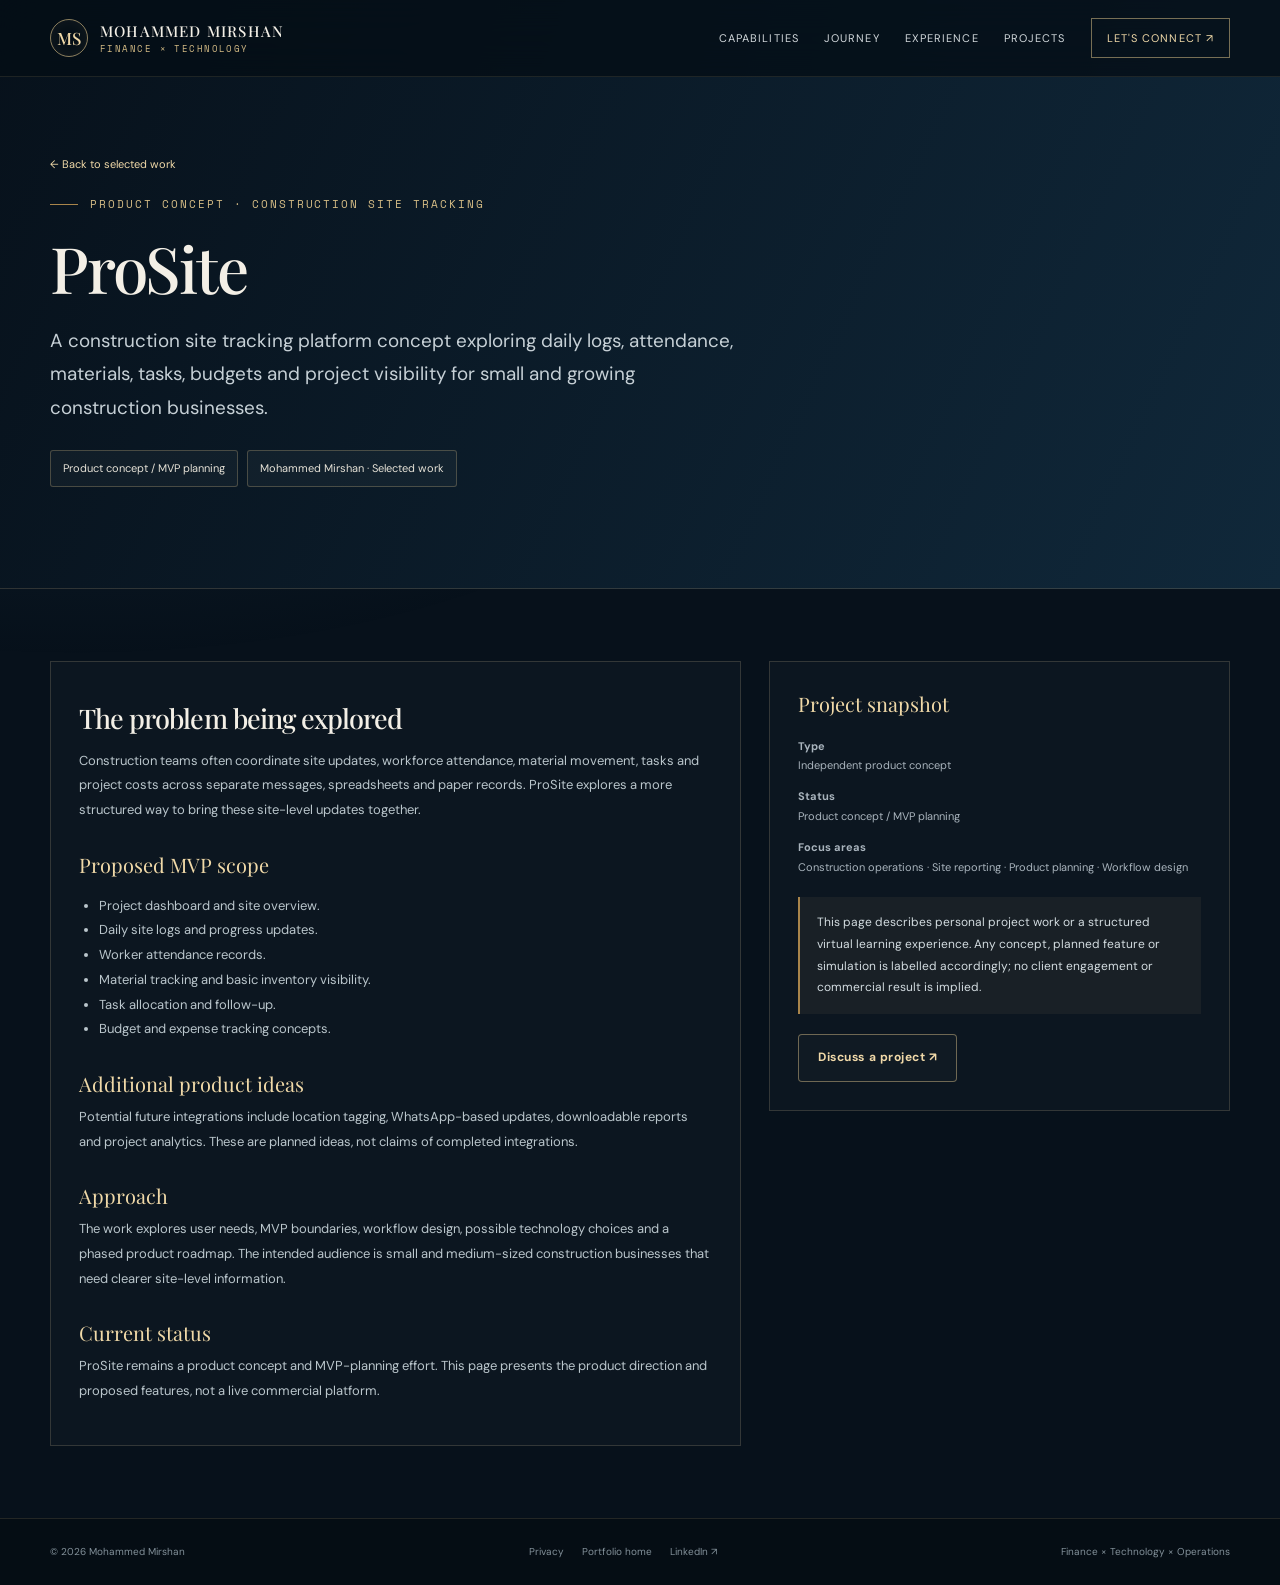
<file: projects/prosite.html>
<!DOCTYPE html>
<html lang="en"><head>
<meta charset="UTF-8"><meta name="viewport" content="width=device-width, initial-scale=1">
<meta name="theme-color" content="#07111b">
<meta name="description" content="A construction site tracking platform concept exploring daily logs, attendance, materials, tasks, budgets and project visibility for small and growing construction businesses.">
<meta property="og:type" content="website"><meta property="og:title" content="ProSite | Mohammed Mirshan"><meta property="og:description" content="A construction site tracking platform concept exploring daily logs, attendance, materials, tasks, budgets and project visibility for small and growing construction businesses."><meta property="og:image" content="https://msnexus.github.io/portfolio-website/assets/og-preview.svg">
<link rel="canonical" href="https://msnexus.github.io/portfolio-website/projects/prosite.html">
<link rel="icon" href="../assets/favicon.svg" type="image/svg+xml"><link rel="stylesheet" href="../assets/css/site.css"><title>ProSite | Mohammed Mirshan</title>
</head><body>
<header class="site-header"><div class="wrap nav"><a class="brand" href="../index.html"><span class="brand-mark">MS</span><span class="brand-name">MOHAMMED MIRSHAN<small>FINANCE × TECHNOLOGY</small></span></a><button class="menu-toggle" type="button" aria-label="Toggle navigation" aria-expanded="false" aria-controls="primary-navigation">MENU</button><nav class="nav-links" id="primary-navigation" aria-label="Primary navigation"><a href="../index.html#capabilities">Capabilities</a><a href="../index.html#journey">Journey</a><a href="../index.html#experience">Experience</a><a href="../index.html#work">Projects</a><a class="nav-cta" href="../index.html#contact">Let's connect ↗</a></nav></div></header>
<main>
<section class="page-hero"><div class="wrap"><a class="back-link" href="../index.html#work">← Back to selected work</a><div class="eyebrow">Product concept · Construction site tracking</div><h1>ProSite</h1><p class="lead">A construction site tracking platform concept exploring daily logs, attendance, materials, tasks, budgets and project visibility for small and growing construction businesses.</p><div class="hero-chips"><span class="chip">Product concept / MVP planning</span><span class="chip">Mohammed Mirshan · Selected work</span></div></div></section>
<section class="page-content"><div class="wrap page-grid"><article class="content-card"><h2>The problem being explored</h2><p>Construction teams often coordinate site updates, workforce attendance, material movement, tasks and project costs across separate messages, spreadsheets and paper records. ProSite explores a more structured way to bring these site-level updates together.</p><h3>Proposed MVP scope</h3><ul><li>Project dashboard and site overview.</li><li>Daily site logs and progress updates.</li><li>Worker attendance records.</li><li>Material tracking and basic inventory visibility.</li><li>Task allocation and follow-up.</li><li>Budget and expense tracking concepts.</li></ul><h3>Additional product ideas</h3><p>Potential future integrations include location tagging, WhatsApp-based updates, downloadable reports and project analytics. These are planned ideas, not claims of completed integrations.</p><h3>Approach</h3><p>The work explores user needs, MVP boundaries, workflow design, possible technology choices and a phased product roadmap. The intended audience is small and medium-sized construction businesses that need clearer site-level information.</p><h3>Current status</h3><p>ProSite remains a product concept and MVP-planning effort. This page presents the product direction and proposed features, not a live commercial platform.</p></article><aside class="side-card"><h3>Project snapshot</h3><p><strong>Type</strong><br>Independent product concept</p><p><strong>Status</strong><br>Product concept / MVP planning</p><p><strong>Focus areas</strong><br>Construction operations · Site reporting · Product planning · Workflow design</p><div class="note">This page describes personal project work or a structured virtual learning experience. Any concept, planned feature or simulation is labelled accordingly; no client engagement or commercial result is implied.</div><a class="btn btn-outline" href="../index.html#contact">Discuss a project ↗</a></aside></div></section>
</main><footer><div class="wrap footer-inner"><span>© <span data-year>2026</span> Mohammed Mirshan</span><div class="footer-links"><a href="../privacy.html">Privacy</a><a href="../index.html">Portfolio home</a><a href="https://www.linkedin.com/in/mohammed-mirshan-66712b28b/" target="_blank" rel="noopener noreferrer">LinkedIn ↗</a></div><span>Finance × Technology × Operations</span></div></footer><script src="../assets/js/site.js" defer></script></body></html>
</file>
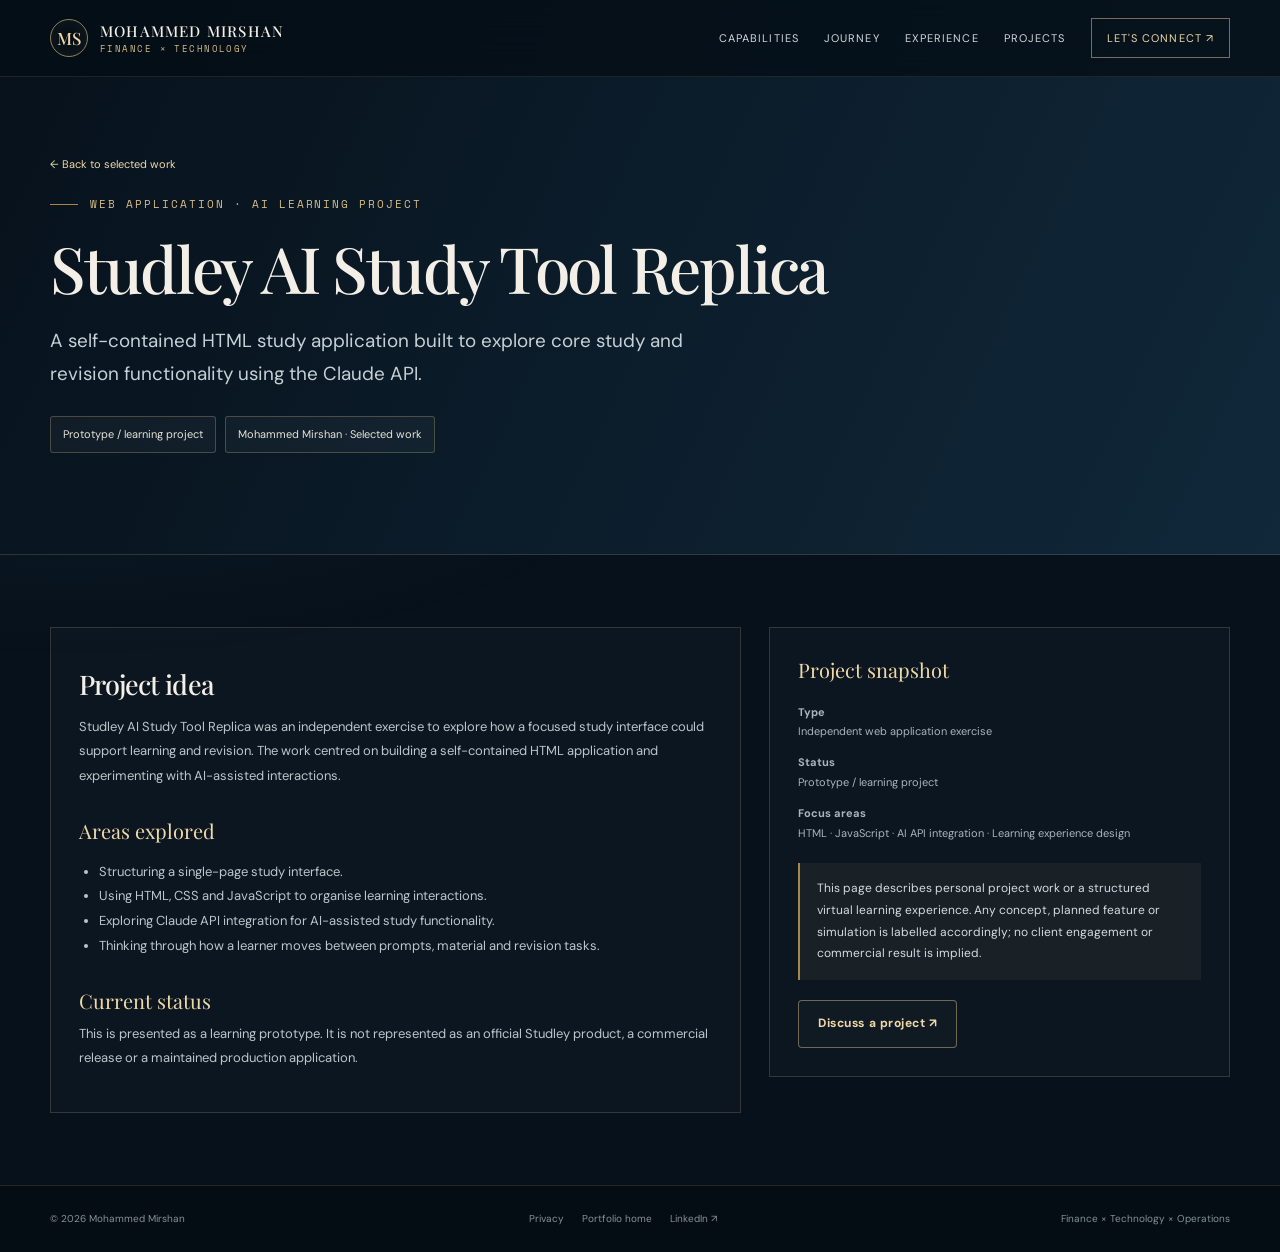
<file: projects/studley-ai.html>
<!DOCTYPE html>
<html lang="en"><head>
<meta charset="UTF-8"><meta name="viewport" content="width=device-width, initial-scale=1">
<meta name="theme-color" content="#07111b">
<meta name="description" content="A self-contained HTML study application built to explore core study and revision functionality using the Claude API.">
<meta property="og:type" content="website"><meta property="og:title" content="Studley AI Study Tool Replica | Mohammed Mirshan"><meta property="og:description" content="A self-contained HTML study application built to explore core study and revision functionality using the Claude API."><meta property="og:image" content="https://msnexus.github.io/portfolio-website/assets/og-preview.svg">
<link rel="canonical" href="https://msnexus.github.io/portfolio-website/projects/studley-ai.html">
<link rel="icon" href="../assets/favicon.svg" type="image/svg+xml"><link rel="stylesheet" href="../assets/css/site.css"><title>Studley AI Study Tool Replica | Mohammed Mirshan</title>
</head><body>
<header class="site-header"><div class="wrap nav"><a class="brand" href="../index.html"><span class="brand-mark">MS</span><span class="brand-name">MOHAMMED MIRSHAN<small>FINANCE × TECHNOLOGY</small></span></a><button class="menu-toggle" type="button" aria-label="Toggle navigation" aria-expanded="false" aria-controls="primary-navigation">MENU</button><nav class="nav-links" id="primary-navigation" aria-label="Primary navigation"><a href="../index.html#capabilities">Capabilities</a><a href="../index.html#journey">Journey</a><a href="../index.html#experience">Experience</a><a href="../index.html#work">Projects</a><a class="nav-cta" href="../index.html#contact">Let's connect ↗</a></nav></div></header>
<main>
<section class="page-hero"><div class="wrap"><a class="back-link" href="../index.html#work">← Back to selected work</a><div class="eyebrow">Web application · AI learning project</div><h1>Studley AI Study Tool Replica</h1><p class="lead">A self-contained HTML study application built to explore core study and revision functionality using the Claude API.</p><div class="hero-chips"><span class="chip">Prototype / learning project</span><span class="chip">Mohammed Mirshan · Selected work</span></div></div></section>
<section class="page-content"><div class="wrap page-grid"><article class="content-card"><h2>Project idea</h2><p>Studley AI Study Tool Replica was an independent exercise to explore how a focused study interface could support learning and revision. The work centred on building a self-contained HTML application and experimenting with AI-assisted interactions.</p><h3>Areas explored</h3><ul><li>Structuring a single-page study interface.</li><li>Using HTML, CSS and JavaScript to organise learning interactions.</li><li>Exploring Claude API integration for AI-assisted study functionality.</li><li>Thinking through how a learner moves between prompts, material and revision tasks.</li></ul><h3>Current status</h3><p>This is presented as a learning prototype. It is not represented as an official Studley product, a commercial release or a maintained production application.</p></article><aside class="side-card"><h3>Project snapshot</h3><p><strong>Type</strong><br>Independent web application exercise</p><p><strong>Status</strong><br>Prototype / learning project</p><p><strong>Focus areas</strong><br>HTML · JavaScript · AI API integration · Learning experience design</p><div class="note">This page describes personal project work or a structured virtual learning experience. Any concept, planned feature or simulation is labelled accordingly; no client engagement or commercial result is implied.</div><a class="btn btn-outline" href="../index.html#contact">Discuss a project ↗</a></aside></div></section>
</main><footer><div class="wrap footer-inner"><span>© <span data-year>2026</span> Mohammed Mirshan</span><div class="footer-links"><a href="../privacy.html">Privacy</a><a href="../index.html">Portfolio home</a><a href="https://www.linkedin.com/in/mohammed-mirshan-66712b28b/" target="_blank" rel="noopener noreferrer">LinkedIn ↗</a></div><span>Finance × Technology × Operations</span></div></footer><script src="../assets/js/site.js" defer></script></body></html>
</file>
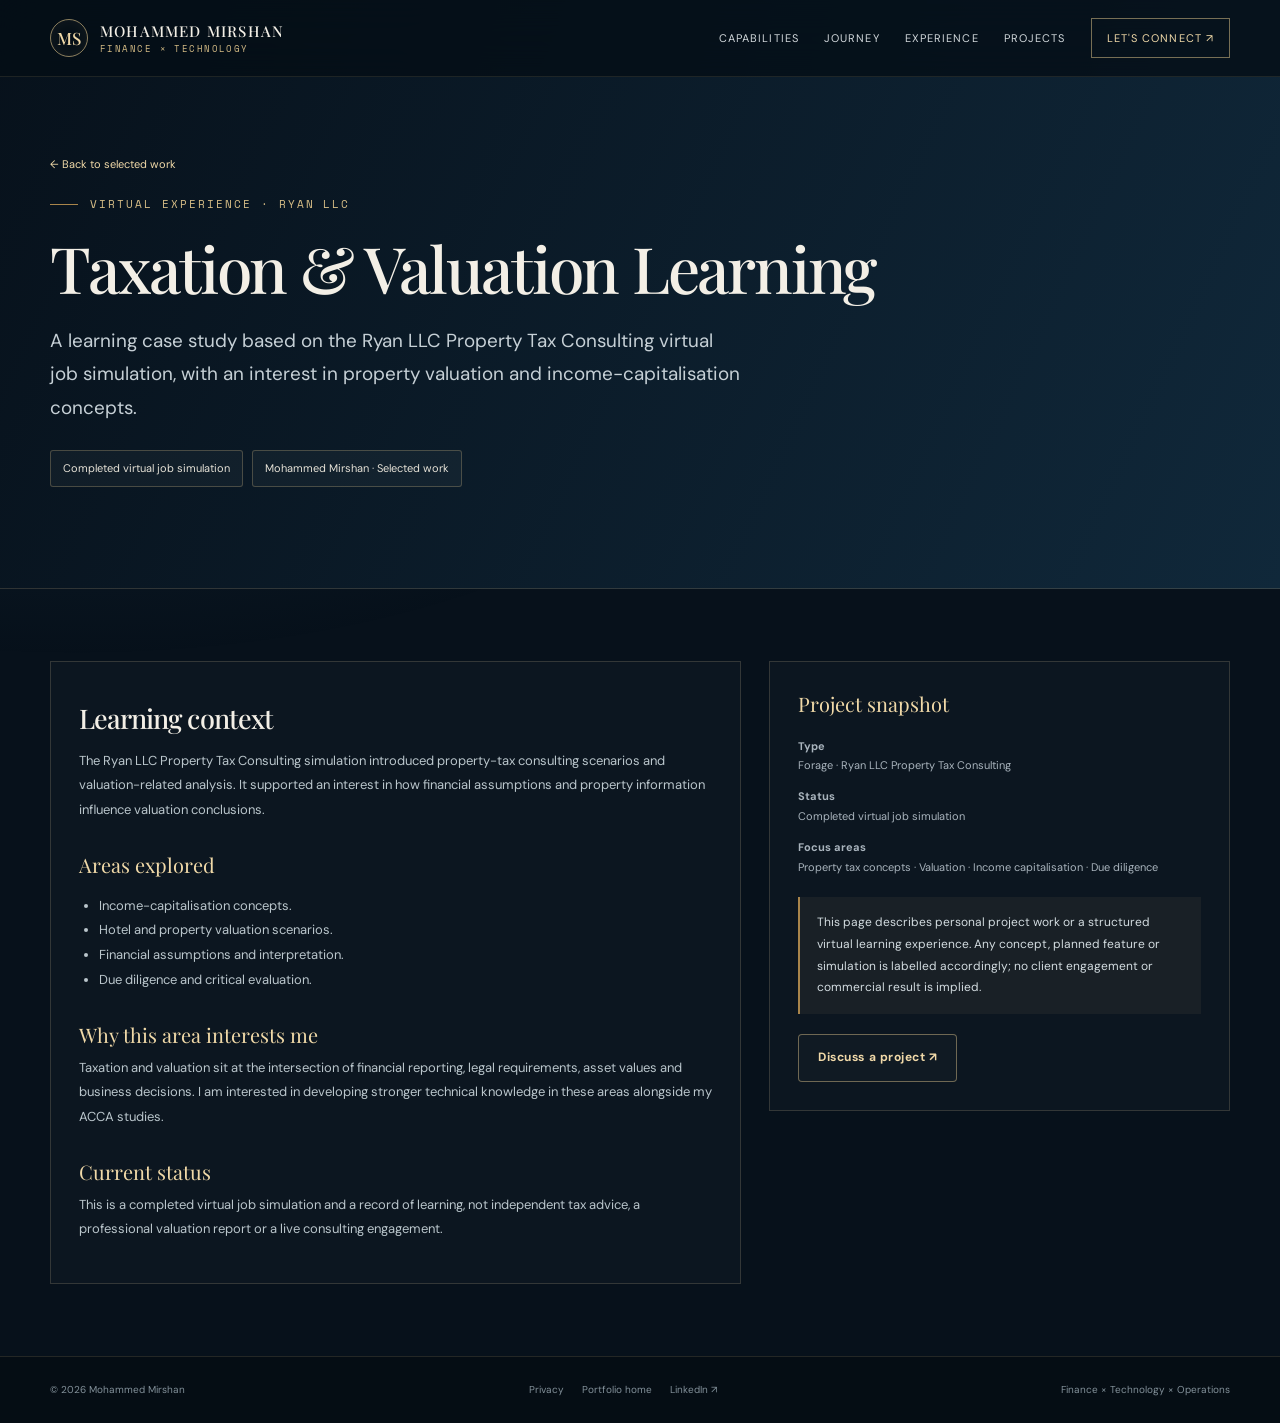
<file: projects/taxation-valuation.html>
<!DOCTYPE html>
<html lang="en"><head>
<meta charset="UTF-8"><meta name="viewport" content="width=device-width, initial-scale=1">
<meta name="theme-color" content="#07111b">
<meta name="description" content="A learning case study based on the Ryan LLC Property Tax Consulting virtual job simulation, with an interest in property valuation and income-capitalisation concepts.">
<meta property="og:type" content="website"><meta property="og:title" content="Taxation & Valuation Learning | Mohammed Mirshan"><meta property="og:description" content="A learning case study based on the Ryan LLC Property Tax Consulting virtual job simulation, with an interest in property valuation and income-capitalisation concepts."><meta property="og:image" content="https://msnexus.github.io/portfolio-website/assets/og-preview.svg">
<link rel="canonical" href="https://msnexus.github.io/portfolio-website/projects/taxation-valuation.html">
<link rel="icon" href="../assets/favicon.svg" type="image/svg+xml"><link rel="stylesheet" href="../assets/css/site.css"><title>Taxation & Valuation Learning | Mohammed Mirshan</title>
</head><body>
<header class="site-header"><div class="wrap nav"><a class="brand" href="../index.html"><span class="brand-mark">MS</span><span class="brand-name">MOHAMMED MIRSHAN<small>FINANCE × TECHNOLOGY</small></span></a><button class="menu-toggle" type="button" aria-label="Toggle navigation" aria-expanded="false" aria-controls="primary-navigation">MENU</button><nav class="nav-links" id="primary-navigation" aria-label="Primary navigation"><a href="../index.html#capabilities">Capabilities</a><a href="../index.html#journey">Journey</a><a href="../index.html#experience">Experience</a><a href="../index.html#work">Projects</a><a class="nav-cta" href="../index.html#contact">Let's connect ↗</a></nav></div></header>
<main>
<section class="page-hero"><div class="wrap"><a class="back-link" href="../index.html#work">← Back to selected work</a><div class="eyebrow">Virtual experience · Ryan LLC</div><h1>Taxation & Valuation Learning</h1><p class="lead">A learning case study based on the Ryan LLC Property Tax Consulting virtual job simulation, with an interest in property valuation and income-capitalisation concepts.</p><div class="hero-chips"><span class="chip">Completed virtual job simulation</span><span class="chip">Mohammed Mirshan · Selected work</span></div></div></section>
<section class="page-content"><div class="wrap page-grid"><article class="content-card"><h2>Learning context</h2><p>The Ryan LLC Property Tax Consulting simulation introduced property-tax consulting scenarios and valuation-related analysis. It supported an interest in how financial assumptions and property information influence valuation conclusions.</p><h3>Areas explored</h3><ul><li>Income-capitalisation concepts.</li><li>Hotel and property valuation scenarios.</li><li>Financial assumptions and interpretation.</li><li>Due diligence and critical evaluation.</li></ul><h3>Why this area interests me</h3><p>Taxation and valuation sit at the intersection of financial reporting, legal requirements, asset values and business decisions. I am interested in developing stronger technical knowledge in these areas alongside my ACCA studies.</p><h3>Current status</h3><p>This is a completed virtual job simulation and a record of learning, not independent tax advice, a professional valuation report or a live consulting engagement.</p></article><aside class="side-card"><h3>Project snapshot</h3><p><strong>Type</strong><br>Forage · Ryan LLC Property Tax Consulting</p><p><strong>Status</strong><br>Completed virtual job simulation</p><p><strong>Focus areas</strong><br>Property tax concepts · Valuation · Income capitalisation · Due diligence</p><div class="note">This page describes personal project work or a structured virtual learning experience. Any concept, planned feature or simulation is labelled accordingly; no client engagement or commercial result is implied.</div><a class="btn btn-outline" href="../index.html#contact">Discuss a project ↗</a></aside></div></section>
</main><footer><div class="wrap footer-inner"><span>© <span data-year>2026</span> Mohammed Mirshan</span><div class="footer-links"><a href="../privacy.html">Privacy</a><a href="../index.html">Portfolio home</a><a href="https://www.linkedin.com/in/mohammed-mirshan-66712b28b/" target="_blank" rel="noopener noreferrer">LinkedIn ↗</a></div><span>Finance × Technology × Operations</span></div></footer><script src="../assets/js/site.js" defer></script></body></html>
</file>
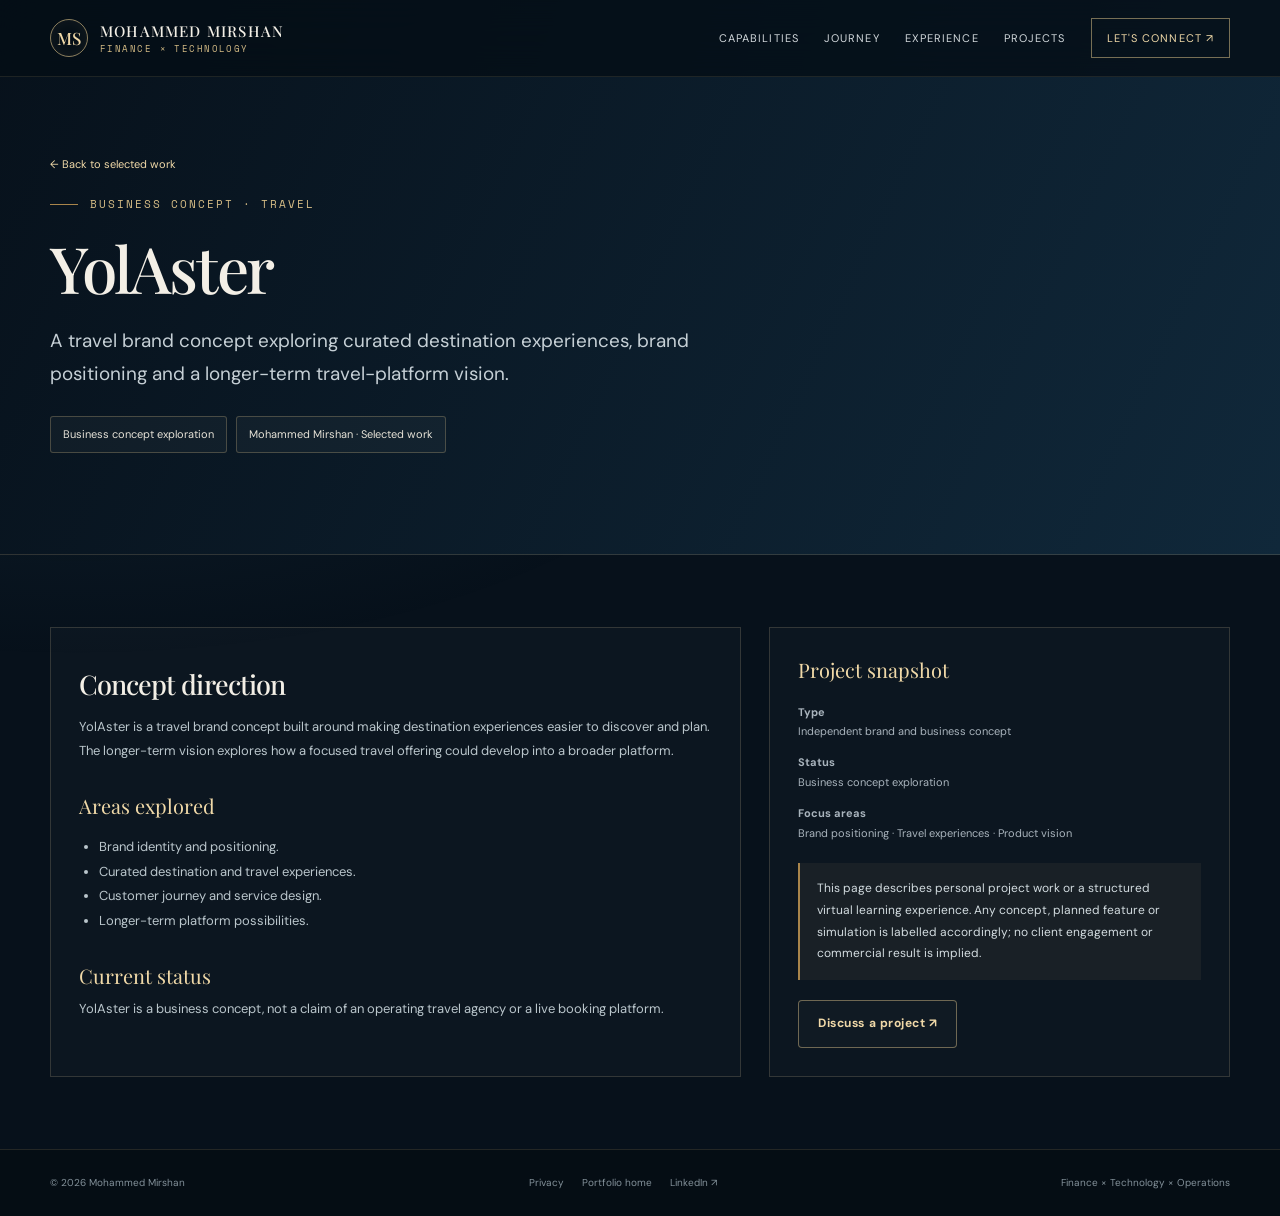
<file: projects/yolaster.html>
<!DOCTYPE html>
<html lang="en"><head>
<meta charset="UTF-8"><meta name="viewport" content="width=device-width, initial-scale=1">
<meta name="theme-color" content="#07111b">
<meta name="description" content="A travel brand concept exploring curated destination experiences, brand positioning and a longer-term travel-platform vision.">
<meta property="og:type" content="website"><meta property="og:title" content="YolAster | Mohammed Mirshan"><meta property="og:description" content="A travel brand concept exploring curated destination experiences, brand positioning and a longer-term travel-platform vision."><meta property="og:image" content="https://msnexus.github.io/portfolio-website/assets/og-preview.svg">
<link rel="canonical" href="https://msnexus.github.io/portfolio-website/projects/yolaster.html">
<link rel="icon" href="../assets/favicon.svg" type="image/svg+xml"><link rel="stylesheet" href="../assets/css/site.css"><title>YolAster | Mohammed Mirshan</title>
</head><body>
<header class="site-header"><div class="wrap nav"><a class="brand" href="../index.html"><span class="brand-mark">MS</span><span class="brand-name">MOHAMMED MIRSHAN<small>FINANCE × TECHNOLOGY</small></span></a><button class="menu-toggle" type="button" aria-label="Toggle navigation" aria-expanded="false" aria-controls="primary-navigation">MENU</button><nav class="nav-links" id="primary-navigation" aria-label="Primary navigation"><a href="../index.html#capabilities">Capabilities</a><a href="../index.html#journey">Journey</a><a href="../index.html#experience">Experience</a><a href="../index.html#work">Projects</a><a class="nav-cta" href="../index.html#contact">Let's connect ↗</a></nav></div></header>
<main>
<section class="page-hero"><div class="wrap"><a class="back-link" href="../index.html#work">← Back to selected work</a><div class="eyebrow">Business concept · Travel</div><h1>YolAster</h1><p class="lead">A travel brand concept exploring curated destination experiences, brand positioning and a longer-term travel-platform vision.</p><div class="hero-chips"><span class="chip">Business concept exploration</span><span class="chip">Mohammed Mirshan · Selected work</span></div></div></section>
<section class="page-content"><div class="wrap page-grid"><article class="content-card"><h2>Concept direction</h2><p>YolAster is a travel brand concept built around making destination experiences easier to discover and plan. The longer-term vision explores how a focused travel offering could develop into a broader platform.</p><h3>Areas explored</h3><ul><li>Brand identity and positioning.</li><li>Curated destination and travel experiences.</li><li>Customer journey and service design.</li><li>Longer-term platform possibilities.</li></ul><h3>Current status</h3><p>YolAster is a business concept, not a claim of an operating travel agency or a live booking platform.</p></article><aside class="side-card"><h3>Project snapshot</h3><p><strong>Type</strong><br>Independent brand and business concept</p><p><strong>Status</strong><br>Business concept exploration</p><p><strong>Focus areas</strong><br>Brand positioning · Travel experiences · Product vision</p><div class="note">This page describes personal project work or a structured virtual learning experience. Any concept, planned feature or simulation is labelled accordingly; no client engagement or commercial result is implied.</div><a class="btn btn-outline" href="../index.html#contact">Discuss a project ↗</a></aside></div></section>
</main><footer><div class="wrap footer-inner"><span>© <span data-year>2026</span> Mohammed Mirshan</span><div class="footer-links"><a href="../privacy.html">Privacy</a><a href="../index.html">Portfolio home</a><a href="https://www.linkedin.com/in/mohammed-mirshan-66712b28b/" target="_blank" rel="noopener noreferrer">LinkedIn ↗</a></div><span>Finance × Technology × Operations</span></div></footer><script src="../assets/js/site.js" defer></script></body></html>
</file>
<file: assets/css/site.css>
@import url('https://fonts.googleapis.com/css2?family=DM+Sans:wght@400;500;600;700&family=Playfair+Display:wght@500;600;700&family=Space+Mono:wght@400;700&display=swap');
:root{--bg:#07111b;--bg2:#0b1a28;--panel:#102131;--panel2:#132a3d;--ink:#101b25;--text:#f3efe6;--muted:#a9b4bd;--soft:#d3d9dc;--gold:#d6bd86;--gold2:#f0d9a8;--gold3:#a9854b;--line:rgba(225,205,158,.18);--serif:"Playfair Display",Georgia,serif;--sans:"DM Sans",Arial,sans-serif;--mono:"Space Mono",monospace;--max:1180px}
*{box-sizing:border-box}html{scroll-behavior:smooth;scroll-padding-top:88px}body{margin:0;background:var(--bg);color:var(--text);font-family:var(--sans);line-height:1.65;overflow-x:hidden}body::before{content:"";position:fixed;inset:0;pointer-events:none;z-index:-1;background:radial-gradient(ellipse at 78% 6%,rgba(214,189,134,.09),transparent 34%),radial-gradient(ellipse at 6% 38%,rgba(71,118,145,.12),transparent 40%)}a{color:inherit;text-decoration:none}button{font:inherit}.wrap{width:min(var(--max),calc(100% - 48px));margin-inline:auto}.section{padding:112px 0;position:relative}.section.alt{background:linear-gradient(180deg,rgba(255,255,255,.018),rgba(255,255,255,.006));border-block:1px solid rgba(255,255,255,.045)}.eyebrow{display:flex;align-items:center;gap:12px;color:var(--gold);font:11px var(--mono);letter-spacing:.18em;text-transform:uppercase}.eyebrow::before{content:"";width:28px;height:1px;background:var(--gold3)}h1,h2,h3,p{margin-top:0}h1,h2,.display{font-family:var(--serif);font-weight:500;letter-spacing:-.035em}h1{font-size:clamp(3rem,6.2vw,6.15rem);line-height:.99;margin:24px 0 24px}h2{font-size:clamp(2.2rem,4.3vw,4rem);line-height:1.08;margin:14px 0 16px}h3{font-size:1.16rem;line-height:1.3}.gold{color:var(--gold2)}.muted{color:var(--muted)}.lead{font-size:clamp(1rem,1.5vw,1.18rem);line-height:1.8;color:#c6d0d6;max-width:690px}.section-intro{max-width:720px;color:var(--muted);font-size:1.02rem}.section-head{display:flex;justify-content:space-between;align-items:end;gap:35px;margin-bottom:42px}.section-head .section-intro{max-width:440px;margin:0 0 4px}
.site-header{position:fixed;top:0;left:0;right:0;z-index:100;background:rgba(5,14,22,.76);backdrop-filter:blur(18px);border-bottom:1px solid rgba(214,189,134,.12)}.nav{height:76px;display:flex;align-items:center;justify-content:space-between}.brand{display:flex;align-items:center;gap:12px}.brand-mark{width:38px;height:38px;border:1px solid rgba(214,189,134,.65);border-radius:50%;display:grid;place-items:center;color:var(--gold2);font:500 17px var(--serif);box-shadow:inset 0 0 18px rgba(214,189,134,.08)}.brand-name{font:500 15px var(--serif);letter-spacing:.08em}.brand-name small{display:block;font:9px var(--mono);letter-spacing:.16em;color:var(--gold);margin-top:1px}.nav-links{display:flex;align-items:center;gap:25px}.nav-links a{font-size:11px;letter-spacing:.1em;text-transform:uppercase;color:#d3d9dc;transition:color .2s}.nav-links a:hover,.nav-links a.active{color:var(--gold2)}.nav-cta{padding:10px 15px!important;border:1px solid rgba(214,189,134,.55);color:var(--gold2)!important}.menu-toggle{display:none;background:transparent;color:var(--gold2);border:1px solid var(--line);padding:8px 11px;border-radius:4px}
.hero{min-height:780px;padding:152px 0 86px;display:flex;align-items:center;position:relative;isolation:isolate;overflow:hidden;background:linear-gradient(112deg,#06101a 0%,#0a1c2a 57%,#0b1b28 100%)}.hero::before{content:"";position:absolute;width:760px;height:760px;border:1px solid rgba(214,189,134,.14);border-radius:50%;right:-235px;top:-275px;box-shadow:0 0 0 70px rgba(214,189,134,.018),0 0 0 145px rgba(214,189,134,.014),0 0 0 230px rgba(214,189,134,.01);z-index:-1}.hero::after{content:"";position:absolute;left:-12%;right:-8%;bottom:14px;height:110px;border-top:1px solid rgba(214,189,134,.25);border-radius:50%;transform:rotate(-5deg);box-shadow:0 -12px 45px rgba(214,189,134,.05);z-index:-1}.hero-grid{display:grid;grid-template-columns:1.05fr .95fr;gap:62px;align-items:center}.hero h1 .line{display:block}.hero h1 .line.gold{font-style:italic}.hero-subline{color:#e7ddc8;font-size:14px;letter-spacing:.035em;margin:24px 0 16px}.hero-copy{max-width:650px;color:#b9c6ce;font-size:16px;line-height:1.85}.hero-chips{display:flex;flex-wrap:wrap;gap:9px;margin:25px 0 31px}.chip{border:1px solid rgba(214,189,134,.28);background:rgba(255,255,255,.035);color:#e6e2d7;padding:8px 12px;border-radius:3px;font-size:11px}.chip b{color:var(--gold2);font-weight:600}.actions{display:flex;flex-wrap:wrap;gap:12px}.btn{display:inline-flex;align-items:center;justify-content:center;gap:9px;padding:13px 19px;border-radius:4px;border:1px solid transparent;font-size:12px;font-weight:700;letter-spacing:.045em;transition:transform .25s,border-color .25s,background .25s}.btn:hover{transform:translateY(-3px)}.btn-primary{background:linear-gradient(135deg,#e7d3a5,#bd985b);color:#111a20;box-shadow:0 8px 28px rgba(193,157,95,.16)}.btn-outline{border-color:rgba(214,189,134,.48);color:var(--gold2);background:rgba(255,255,255,.02)}.btn-text{padding-inline:0;color:var(--gold2);border:0}.hero-visual{position:relative;min-height:490px;display:grid;place-items:center}.hero-orbit{position:absolute;width:420px;height:420px;border:1px solid rgba(214,189,134,.28);border-radius:50%;box-shadow:0 0 0 32px rgba(214,189,134,.025),0 0 65px rgba(214,189,134,.09)}.hero-orbit::before,.hero-orbit::after{content:"";position:absolute;border:1px solid rgba(214,189,134,.15);border-radius:50%;inset:22px}.hero-orbit::after{inset:62px}.portrait-frame{width:min(330px,72%);aspect-ratio:4/5;position:relative;z-index:2;border-radius:165px 165px 8px 8px;padding:7px;background:linear-gradient(155deg,#f0d9a8,#8e7040 40%,#1a3140 78%,#d6bd86);box-shadow:0 24px 85px rgba(0,0,0,.5)}.portrait-frame img{width:100%;height:100%;object-fit:cover;object-position:center 30%;border-radius:160px 160px 4px 4px;display:block;filter:saturate(.9)}.portrait-caption{position:absolute;bottom:16px;left:-28px;z-index:3;background:rgba(7,17,27,.9);border:1px solid var(--line);padding:12px 16px;backdrop-filter:blur(12px)}.portrait-caption b{display:block;font:15px var(--serif);color:var(--gold2)}.portrait-caption span{font:9px var(--mono);color:#abb7c0;letter-spacing:.1em}.orbit-tag{position:absolute;right:-5px;top:64px;z-index:3;padding:10px 13px;background:rgba(10,26,39,.92);border:1px solid var(--line);font:10px var(--mono);color:var(--gold2);letter-spacing:.06em}.floating-stat{position:absolute;right:0;bottom:65px;z-index:3;padding:13px 17px;background:rgba(10,26,39,.93);border:1px solid var(--line);backdrop-filter:blur(10px)}.floating-stat strong{font:24px var(--serif);color:var(--gold2);display:block}.floating-stat small{font:9px var(--mono);color:#b4c0c6;letter-spacing:.08em;text-transform:uppercase}
.hero-scroll{position:absolute;bottom:27px;left:50%;transform:translateX(-50%);color:#8695a0;font:9px var(--mono);letter-spacing:.22em;text-transform:uppercase;display:flex;align-items:center;gap:13px}.hero-scroll::after{content:"";width:42px;height:1px;background:var(--gold3)}
.trust-strip{border-block:1px solid var(--line);background:#0a1925}.trust-inner{display:flex;align-items:center;justify-content:space-between;gap:20px;padding:20px 0;flex-wrap:wrap}.trust-label{font:9px var(--mono);letter-spacing:.18em;color:#9caab4;text-transform:uppercase}.trust-item{font-size:11px;color:#d9dfe1;display:flex;align-items:center;gap:8px}.trust-dot{width:5px;height:5px;border-radius:50%;background:var(--gold)}
.cap-grid{display:grid;grid-template-columns:repeat(5,1fr);gap:13px}.cap-card{min-height:245px;padding:22px 18px;position:relative;overflow:hidden;border:1px solid var(--line);background:linear-gradient(155deg,rgba(255,255,255,.065),rgba(255,255,255,.015));transition:transform .35s,border-color .35s,background .35s}.cap-card::after{content:"";position:absolute;width:170px;height:170px;border:1px solid rgba(214,189,134,.16);border-radius:50%;right:-90px;bottom:-96px;transition:transform .4s}.cap-card:hover{transform:translateY(-8px);border-color:rgba(214,189,134,.55);background:linear-gradient(155deg,rgba(214,189,134,.12),rgba(255,255,255,.02))}.cap-card:hover::after{transform:scale(1.25)}.cap-number{font:10px var(--mono);color:var(--gold3);letter-spacing:.15em}.cap-icon{display:block;font-size:25px;color:var(--gold2);margin:22px 0 17px}.cap-card h3{font:500 20px var(--serif);margin-bottom:9px}.cap-card p{font-size:11px;line-height:1.7;color:var(--muted);margin:0}.cap-card a{position:absolute;inset:0;z-index:2}
.split-story{display:grid;grid-template-columns:.8fr 1.2fr;gap:70px;align-items:start}.story-aside{position:sticky;top:115px}.story-aside h2{max-width:420px}.story-aside .lead{font-size:15px}.story-copy p{color:#b4c1c9;font-size:14px;line-height:1.95;margin-bottom:17px}.story-points{display:grid;grid-template-columns:repeat(2,1fr);gap:11px;margin-top:30px}.story-point{padding:17px;border-left:2px solid var(--gold3);background:rgba(255,255,255,.035)}.story-point b{display:block;font:18px var(--serif);color:var(--gold2)}.story-point span{font-size:10px;color:var(--muted)}
.timeline{position:relative;max-width:900px;margin:0 auto}.timeline::before{content:"";position:absolute;left:112px;top:8px;bottom:15px;width:1px;background:linear-gradient(var(--gold3),rgba(214,189,134,.08))}.milestone{display:grid;grid-template-columns:90px 1fr;gap:47px;position:relative;padding-bottom:30px}.milestone::before{content:"";position:absolute;left:107px;top:7px;width:10px;height:10px;border:2px solid var(--gold2);background:var(--bg);border-radius:50%;box-shadow:0 0 0 5px rgba(214,189,134,.08)}.milestone time{font:10px var(--mono);color:var(--gold2);letter-spacing:.06em;padding-top:4px}.milestone-card{border:1px solid var(--line);padding:20px 22px;background:rgba(255,255,255,.025)}.milestone-card h3{font:19px var(--serif);margin:0 0 5px}.milestone-card p{margin:0;color:var(--muted);font-size:12px}.milestone-card .tagline{font:9px var(--mono);color:var(--gold3);letter-spacing:.08em;text-transform:uppercase;margin-bottom:7px}
.experience-grid{display:grid;grid-template-columns:repeat(2,1fr);gap:15px}.experience-card{border:1px solid var(--line);padding:23px;background:linear-gradient(145deg,rgba(255,255,255,.045),rgba(255,255,255,.015));transition:border-color .25s,transform .25s}.experience-card:hover{border-color:rgba(214,189,134,.52);transform:translateY(-4px)}.experience-top{display:flex;justify-content:space-between;gap:12px;align-items:start;margin-bottom:12px}.experience-top span{font:9px var(--mono);letter-spacing:.1em;color:var(--gold3);text-transform:uppercase}.experience-card h3{font:20px var(--serif);margin:5px 0}.experience-card p{font-size:12px;color:var(--muted);margin-bottom:10px}.experience-card ul{padding-left:17px;color:#b9c4ca;font-size:12px;line-height:1.8}.simulation-note{display:inline-flex;padding:6px 9px;border:1px solid rgba(214,189,134,.25);color:var(--gold2);font:9px var(--mono);letter-spacing:.08em;text-transform:uppercase}
.project-toolbar{display:flex;flex-wrap:wrap;gap:8px;margin-bottom:25px}.filter-btn{background:transparent;border:1px solid var(--line);color:#b5c0c7;padding:8px 13px;font-size:10px;letter-spacing:.07em;text-transform:uppercase;cursor:pointer}.filter-btn[aria-pressed="true"],.filter-btn:hover{background:var(--gold);border-color:var(--gold);color:#101a20}.project-grid{display:grid;grid-template-columns:repeat(3,1fr);gap:16px}.project-card{display:flex;flex-direction:column;min-height:365px;border:1px solid var(--line);background:var(--panel);overflow:hidden;transition:transform .35s,border-color .35s}.project-card:hover{transform:translateY(-7px);border-color:rgba(214,189,134,.55)}.project-visual{height:178px;position:relative;overflow:hidden;background:linear-gradient(135deg,#142e3f,#08131f)}.project-visual::before{content:"";position:absolute;width:210px;height:210px;border:1px solid rgba(214,189,134,.32);border-radius:50%;right:-45px;top:-95px;box-shadow:0 0 0 28px rgba(214,189,134,.045),0 0 0 56px rgba(214,189,134,.025)}.project-visual .visual-label{position:absolute;left:18px;top:17px;color:var(--gold2);font:9px var(--mono);letter-spacing:.15em;text-transform:uppercase}.visual-mark{position:absolute;right:22px;bottom:10px;font:64px var(--serif);color:rgba(240,217,168,.72)}.visual-lines{position:absolute;left:20px;right:20px;bottom:25px;height:58px;border-bottom:1px solid rgba(214,189,134,.28);background:linear-gradient(155deg,transparent 49%,rgba(214,189,134,.7) 50%,transparent 51%);opacity:.65}.project-body{padding:21px;display:flex;flex-direction:column;flex:1}.project-meta{font:9px var(--mono);letter-spacing:.1em;text-transform:uppercase;color:var(--gold3)}.project-body h3{font:22px var(--serif);margin:9px 0}.project-body p{color:var(--muted);font-size:12px;line-height:1.75;flex:1}.project-tags{display:flex;gap:6px;flex-wrap:wrap;margin:8px 0 16px}.project-tags span{font-size:9px;color:#c7d0d5;border:1px solid rgba(255,255,255,.1);padding:4px 7px}.project-link{font-size:11px;color:var(--gold2);letter-spacing:.04em}.project-card[hidden]{display:none}
.credentials-grid{display:grid;grid-template-columns:repeat(3,1fr);gap:12px}.credential{padding:18px;border:1px solid var(--line);background:rgba(255,255,255,.025);min-height:144px}.credential .issuer{font:9px var(--mono);color:var(--gold3);letter-spacing:.09em;text-transform:uppercase}.credential h3{font:17px var(--serif);margin:10px 0 6px}.credential p{font-size:11px;color:var(--muted);margin:0;line-height:1.7}.credential .type{display:inline-block;margin-top:12px;font:8px var(--mono);letter-spacing:.1em;color:#d4c398;text-transform:uppercase}
.skills-layout{display:grid;grid-template-columns:1fr 1fr;gap:15px}.skill-panel{border:1px solid var(--line);padding:23px;background:rgba(255,255,255,.025)}.skill-panel h3{font:20px var(--serif);color:var(--gold2);margin-bottom:15px}.skill-tags{display:flex;flex-wrap:wrap;gap:8px}.skill-tags span{padding:7px 10px;border:1px solid rgba(214,189,134,.18);background:rgba(214,189,134,.045);font-size:10px;color:#d3dce0}.education-grid{display:grid;grid-template-columns:1fr 1fr;gap:15px}.education-card{border:1px solid var(--line);padding:24px;background:rgba(255,255,255,.025)}.education-card .date{font:10px var(--mono);color:var(--gold3);letter-spacing:.1em}.education-card h3{font:22px var(--serif);margin:10px 0}.education-card p{font-size:12px;color:var(--muted);margin:0}.languages{display:flex;flex-wrap:wrap;gap:9px}.language{border:1px solid var(--line);padding:9px 12px;color:#c6d0d6;font-size:11px}.language b{color:var(--gold2);font-weight:600}
.contact-panel{display:grid;grid-template-columns:1fr .8fr;gap:50px;align-items:center;border:1px solid var(--line);padding:42px;background:linear-gradient(130deg,rgba(214,189,134,.09),rgba(255,255,255,.02))}.contact-details{display:grid;grid-template-columns:1fr 1fr;gap:18px;margin-top:25px}.contact-detail small{display:block;color:var(--gold3);font:9px var(--mono);letter-spacing:.12em;text-transform:uppercase;margin-bottom:5px}.contact-detail a,.contact-detail span{font-size:12px;color:#e2e7e7;overflow-wrap:anywhere}.contact-cta{border:1px solid rgba(214,189,134,.32);padding:27px;background:rgba(5,14,22,.45)}.contact-cta .brand-mark{margin-bottom:18px}.contact-cta h3{font:24px var(--serif)}.contact-cta p{font-size:12px;color:var(--muted);line-height:1.8}.contact-cta .btn{width:100%;margin-top:9px}
footer{padding:25px 0;border-top:1px solid rgba(214,189,134,.15);background:#050d14}.footer-inner{display:flex;align-items:center;justify-content:space-between;gap:15px;flex-wrap:wrap;color:#83919a;font-size:10px}.footer-links{display:flex;gap:18px;flex-wrap:wrap}.footer-links a:hover{color:var(--gold2)}
.reveal{opacity:1;transform:none;transition:opacity .75s ease,transform .75s cubic-bezier(.2,.7,.2,1)}html.js-enabled .reveal{opacity:0;transform:translateY(18px)}html.js-enabled .reveal.is-visible{opacity:1;transform:none}.delay-1{transition-delay:.08s}.delay-2{transition-delay:.16s}.delay-3{transition-delay:.24s}
.page-hero{padding:150px 0 70px;background:linear-gradient(115deg,#07111b,#10283a);border-bottom:1px solid var(--line)}.page-hero h1{font-size:clamp(2.8rem,5vw,5rem);max-width:900px}.page-content{padding:72px 0}.page-grid{display:grid;grid-template-columns:1.2fr .8fr;gap:28px}.content-card,.side-card{border:1px solid var(--line);padding:28px;background:rgba(255,255,255,.025)}.content-card h2{font-size:27px}.content-card h3{font:20px var(--serif);color:var(--gold2);margin:28px 0 8px}.content-card p,.content-card li{font-size:13px;color:#bac6cc;line-height:1.9}.content-card ul{padding-left:20px}.side-card{height:max-content}.side-card h3{font:20px var(--serif);color:var(--gold2)}.side-card p,.side-card li{font-size:11px;color:var(--muted);line-height:1.8}.back-link{display:inline-block;color:var(--gold2);font-size:11px;margin-bottom:23px}.note{padding:15px 17px;border-left:2px solid var(--gold3);background:rgba(214,189,134,.06);color:#d3dce0;font-size:12px;line-height:1.8;margin:20px 0}.privacy-copy{max-width:800px}.privacy-copy h2{font-size:26px;margin-top:32px}.privacy-copy p,.privacy-copy li{color:#b7c3ca;font-size:13px;line-height:1.9}
@media(max-width:1000px){.cap-grid{grid-template-columns:repeat(3,1fr)}.hero-grid{gap:25px}.hero-visual{min-height:420px}.project-grid{grid-template-columns:repeat(2,1fr)}.credentials-grid{grid-template-columns:repeat(2,1fr)}}
@media(max-width:760px){.wrap{width:min(100% - 34px,var(--max))}.section{padding:78px 0}.nav{height:66px}.menu-toggle{display:block}.nav-links{display:none;position:absolute;top:66px;left:0;right:0;background:rgba(5,14,22,.98);padding:18px 24px 24px;border-bottom:1px solid var(--line);flex-direction:column;align-items:stretch;gap:17px}.nav-links.open{display:flex}.nav-links a{padding:5px 0}.nav-links .nav-cta{display:inline-block!important;text-align:center}.hero{padding:125px 0 75px;min-height:auto}.hero-grid{grid-template-columns:1fr;gap:20px}.hero h1{font-size:clamp(3rem,13vw,5rem)}.hero-visual{min-height:390px;margin-top:15px}.hero-orbit{width:320px;height:320px}.portrait-frame{width:255px}.portrait-caption{left:0}.orbit-tag{right:2px}.floating-stat{right:2px;bottom:45px}.hero-scroll{display:none}.section-head{display:block}.section-head .section-intro{margin-top:18px}.cap-grid{grid-template-columns:repeat(2,1fr)}.cap-card{min-height:220px;padding:18px 15px}.split-story{grid-template-columns:1fr;gap:26px}.story-aside{position:static}.timeline::before{left:75px}.milestone{grid-template-columns:58px 1fr;gap:33px}.milestone::before{left:70px}.experience-grid,.project-grid,.education-grid,.skills-layout,.contact-panel,.page-grid{grid-template-columns:1fr}.credentials-grid{grid-template-columns:repeat(2,1fr)}.contact-panel{padding:25px;gap:25px}.contact-details{grid-template-columns:1fr 1fr}.trust-inner{justify-content:center}.trust-label{width:100%;text-align:center}.trust-item{font-size:10px}.page-hero{padding:120px 0 55px}.page-content{padding:48px 0}}
@media(max-width:460px){.cap-grid{grid-template-columns:1fr 1fr;gap:8px}.cap-card{min-height:210px}.credentials-grid{grid-template-columns:1fr}.contact-details{grid-template-columns:1fr}.hero-visual{min-height:340px}.hero-orbit{width:275px;height:275px}.portrait-frame{width:225px}.story-points{grid-template-columns:1fr 1fr}.project-grid{grid-template-columns:1fr}.section-head h2{font-size:2.3rem}}
@media(prefers-reduced-motion:reduce){*,*::before,*::after{scroll-behavior:auto!important;animation-duration:.01ms!important;animation-iteration-count:1!important;transition-duration:.01ms!important}.reveal{opacity:1;transform:none}}

.lab-grid{display:grid;grid-template-columns:repeat(3,1fr);gap:15px}.lab-card{border:1px solid var(--line);padding:23px;background:linear-gradient(150deg,rgba(255,255,255,.05),rgba(255,255,255,.015))}.lab-index{font:9px var(--mono);letter-spacing:.12em;color:var(--gold3);text-transform:uppercase}.lab-card h3{font:22px var(--serif);margin:9px 0}.lab-copy{font-size:11px;color:var(--muted);min-height:55px}.lab-card label{display:block;margin:13px 0 5px;color:#d5dfe2;font-size:10px}.lab-card input{display:block;width:100%;padding:10px 11px;background:#07131e;color:var(--text);border:1px solid rgba(214,189,134,.22);border-radius:3px;font:12px var(--sans)}.lab-card input:focus{outline:2px solid var(--gold3);outline-offset:2px}.lab-result{margin-top:18px;padding:15px;background:rgba(214,189,134,.07);border-left:2px solid var(--gold3)}.lab-result small,.lab-result span{display:block;color:var(--muted);font-size:9px;letter-spacing:.06em}.lab-result output{display:block;font:29px var(--serif);color:var(--gold2);margin:4px 0}.lab-disclaimer{font-size:10px;color:#82919b;margin-top:18px;line-height:1.8}
@media(max-width:1000px){.lab-grid{grid-template-columns:1fr 1fr}}@media(max-width:760px){.lab-grid{grid-template-columns:1fr}}
</file>
